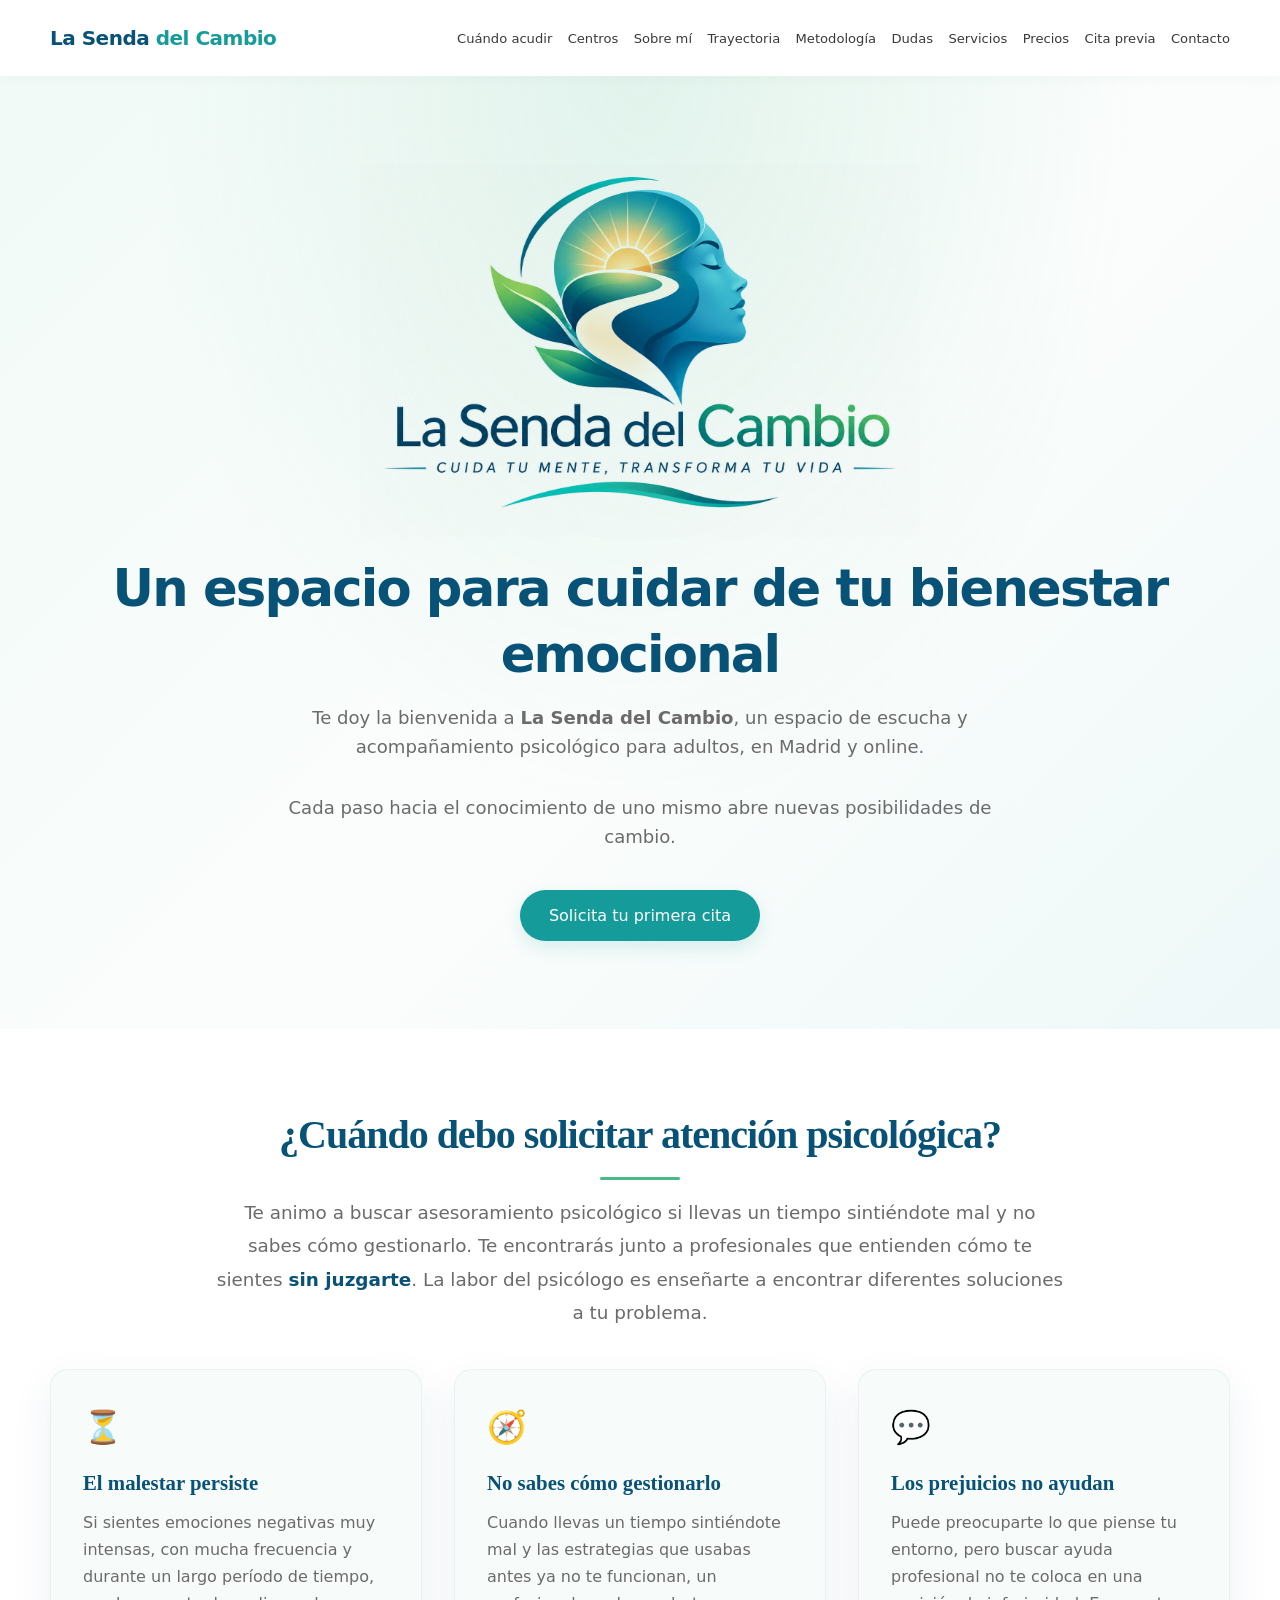
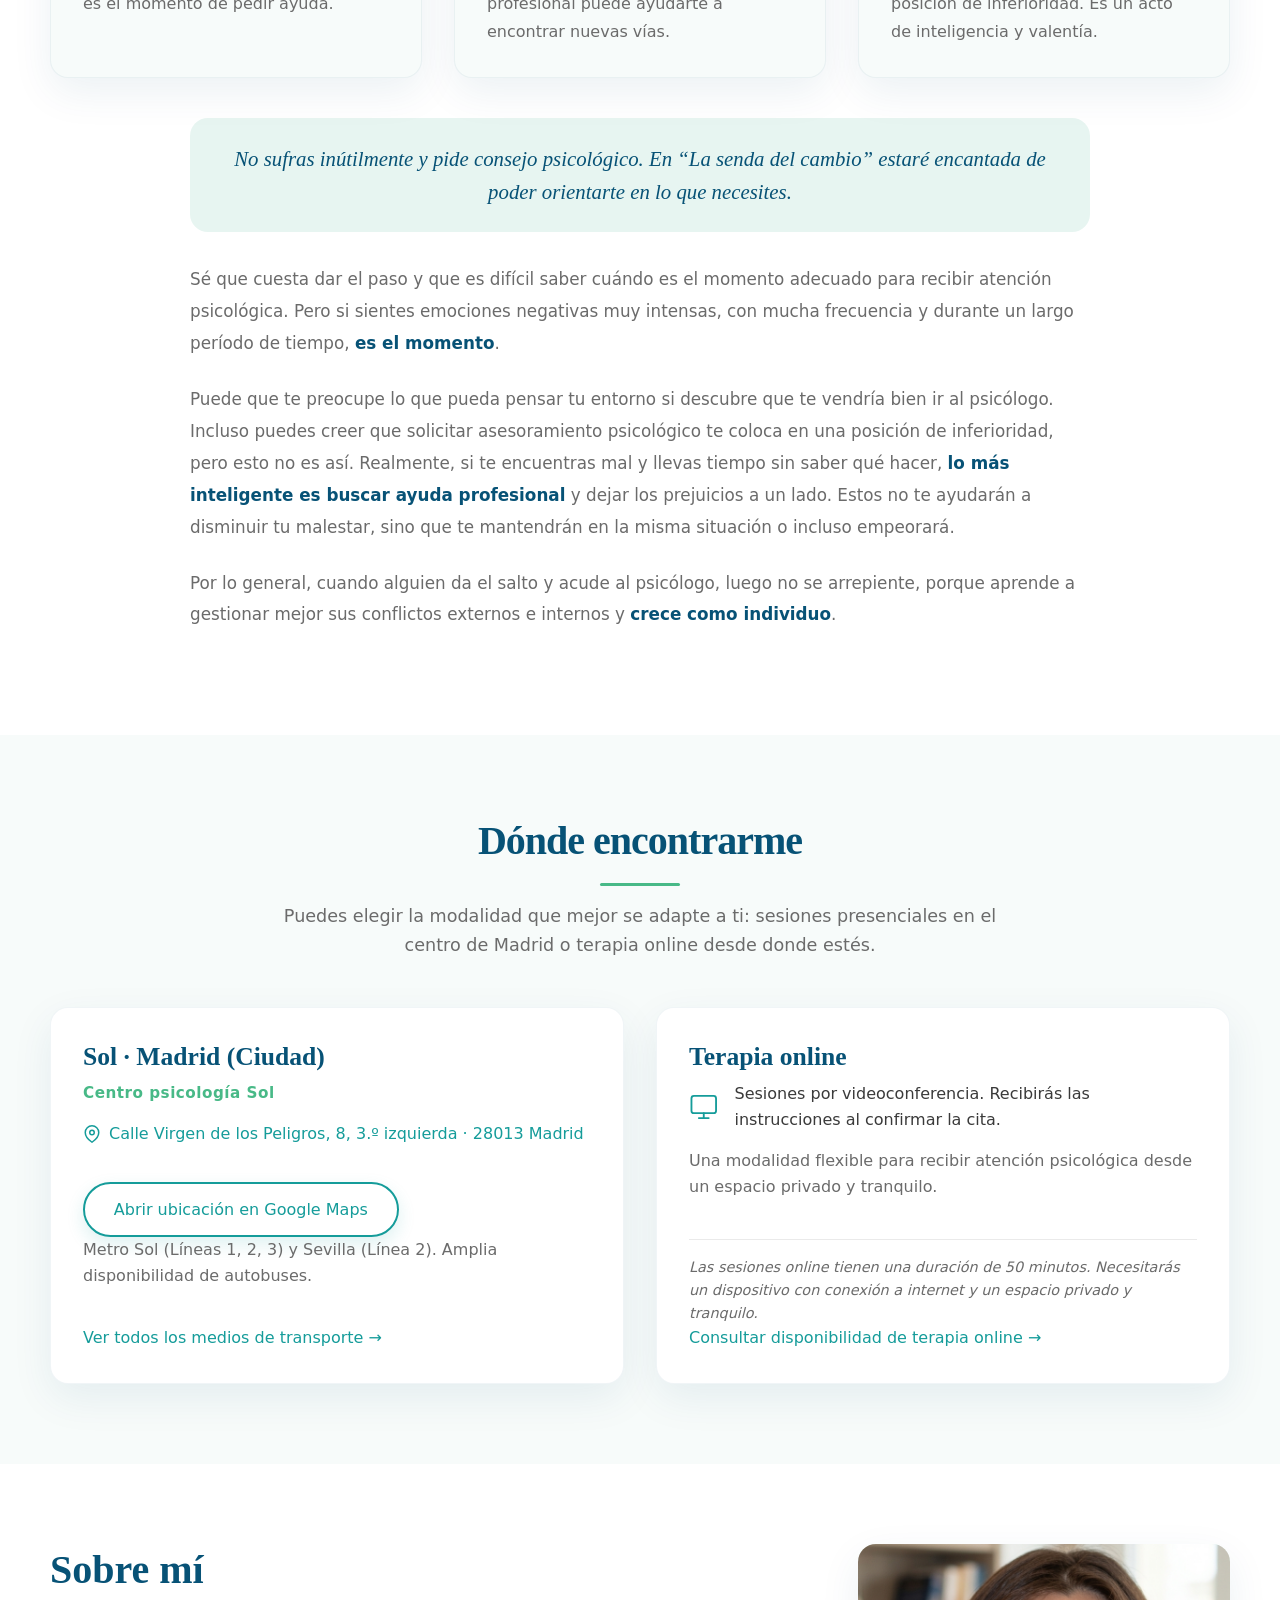
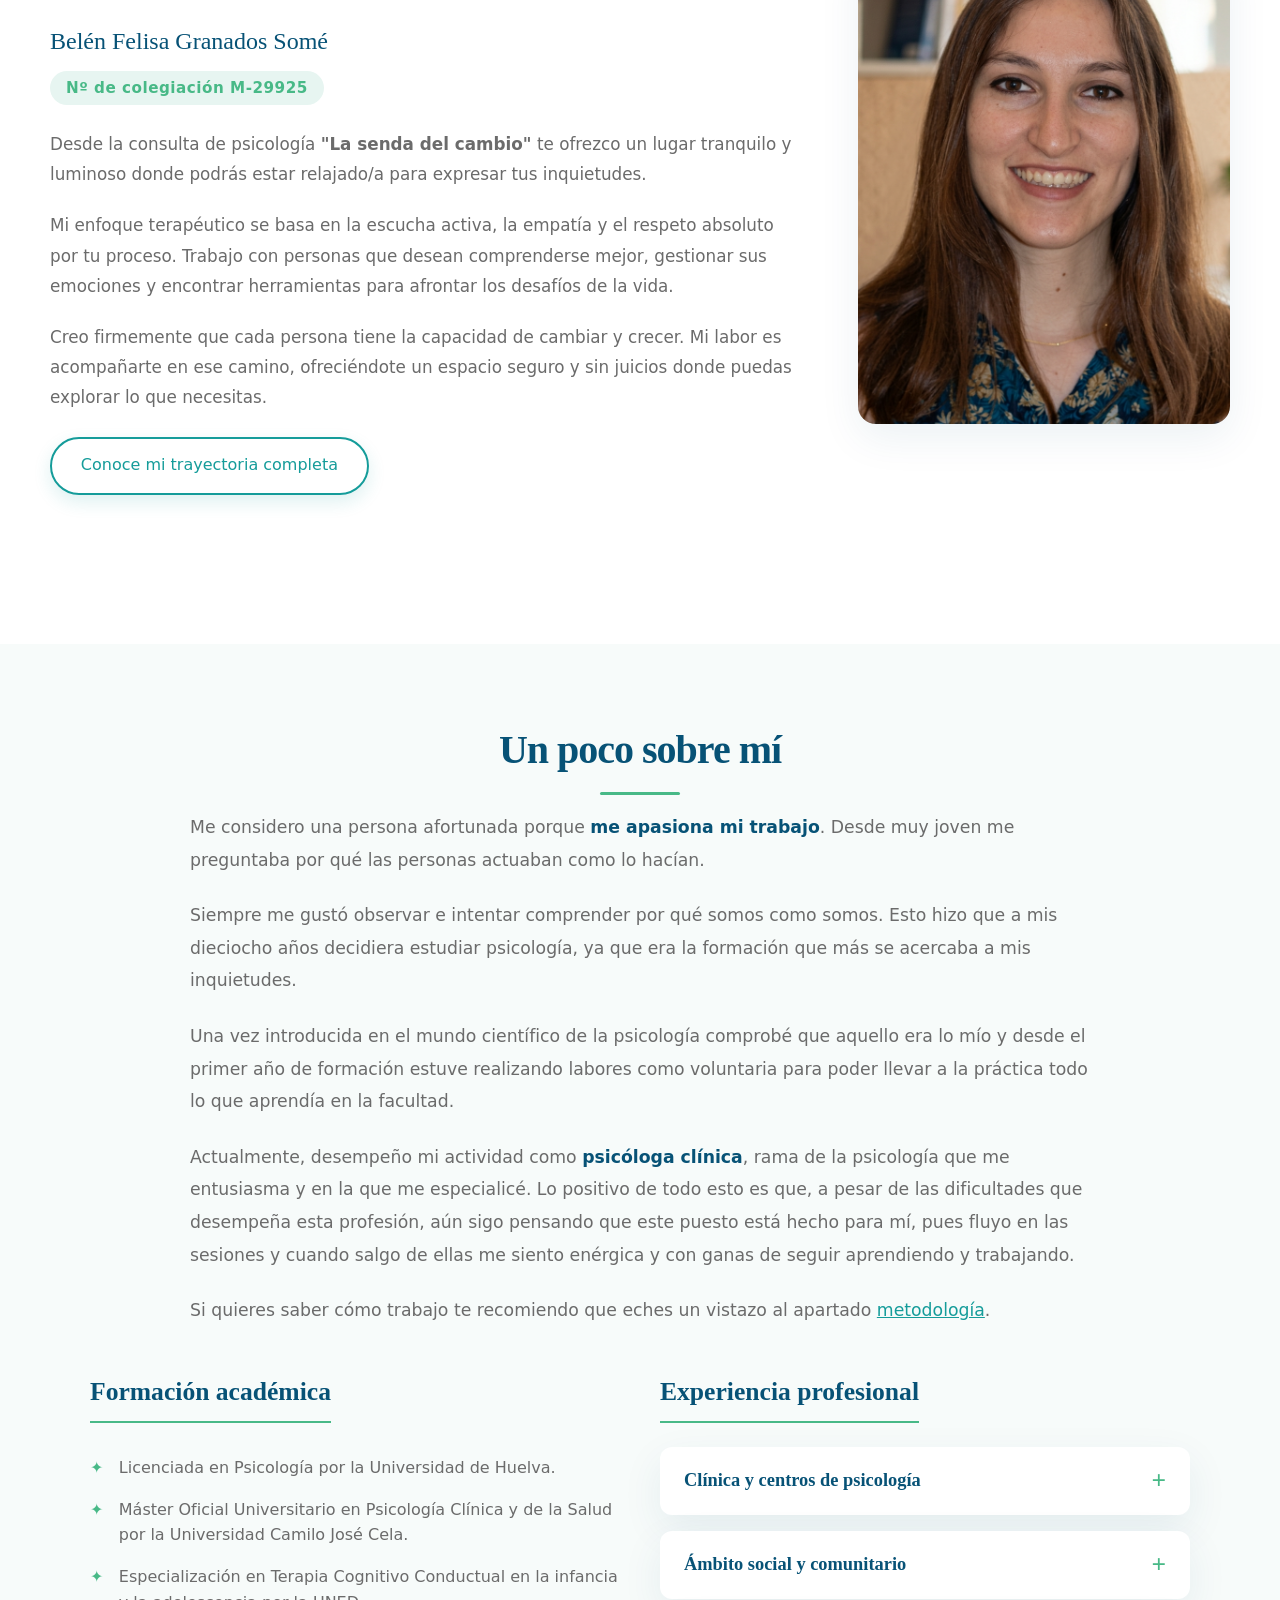
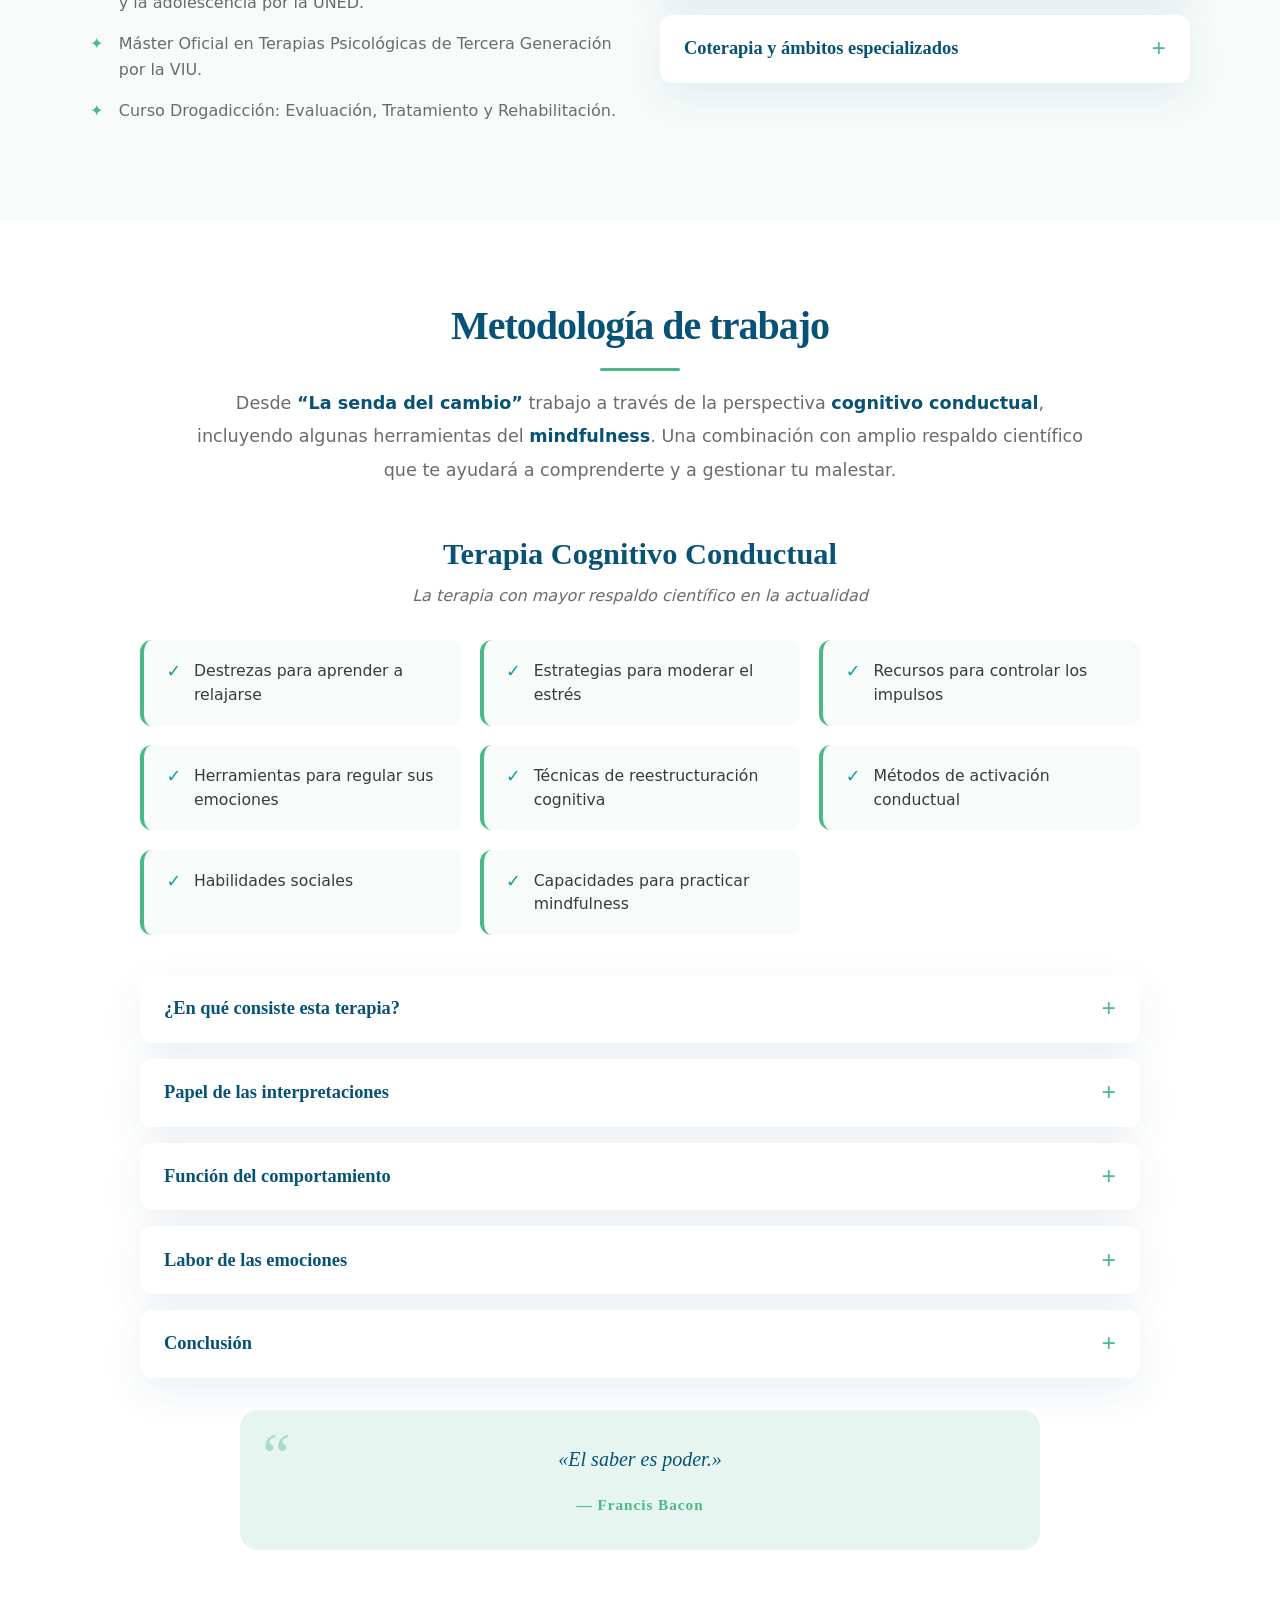
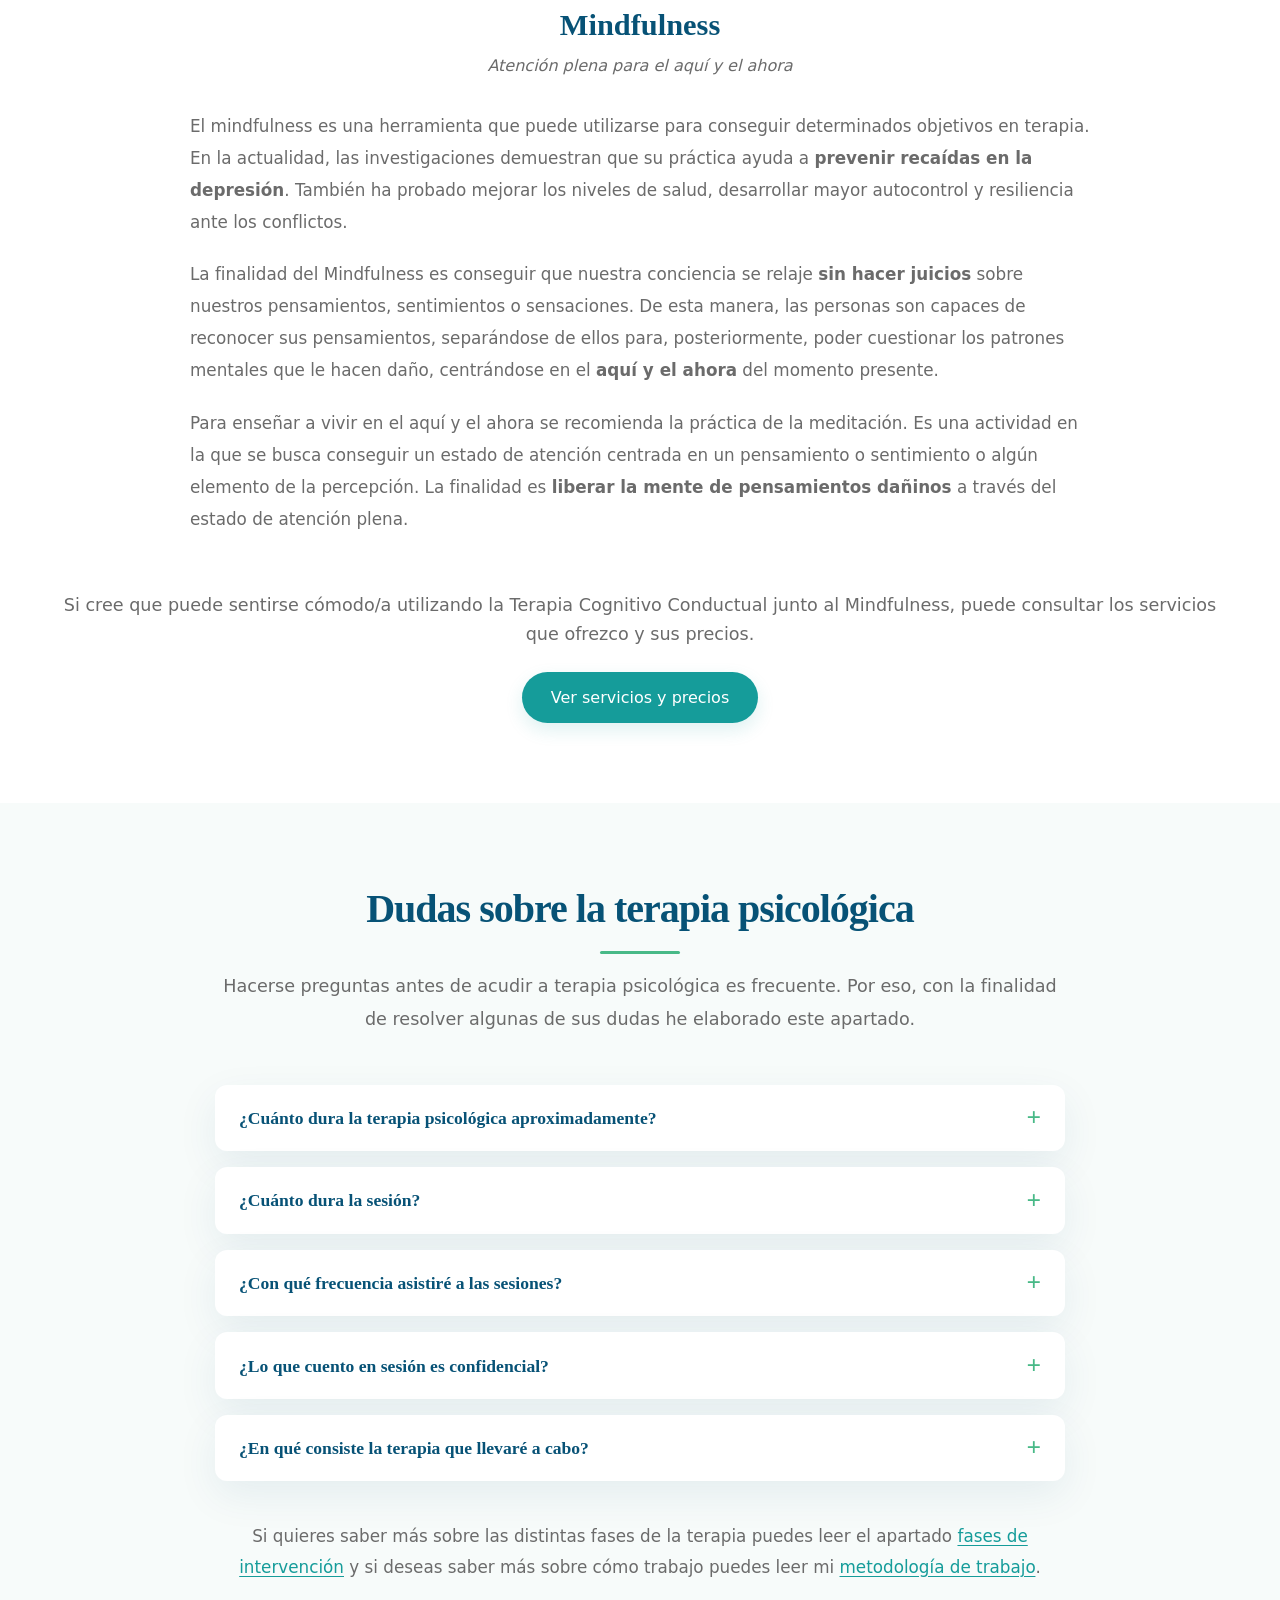
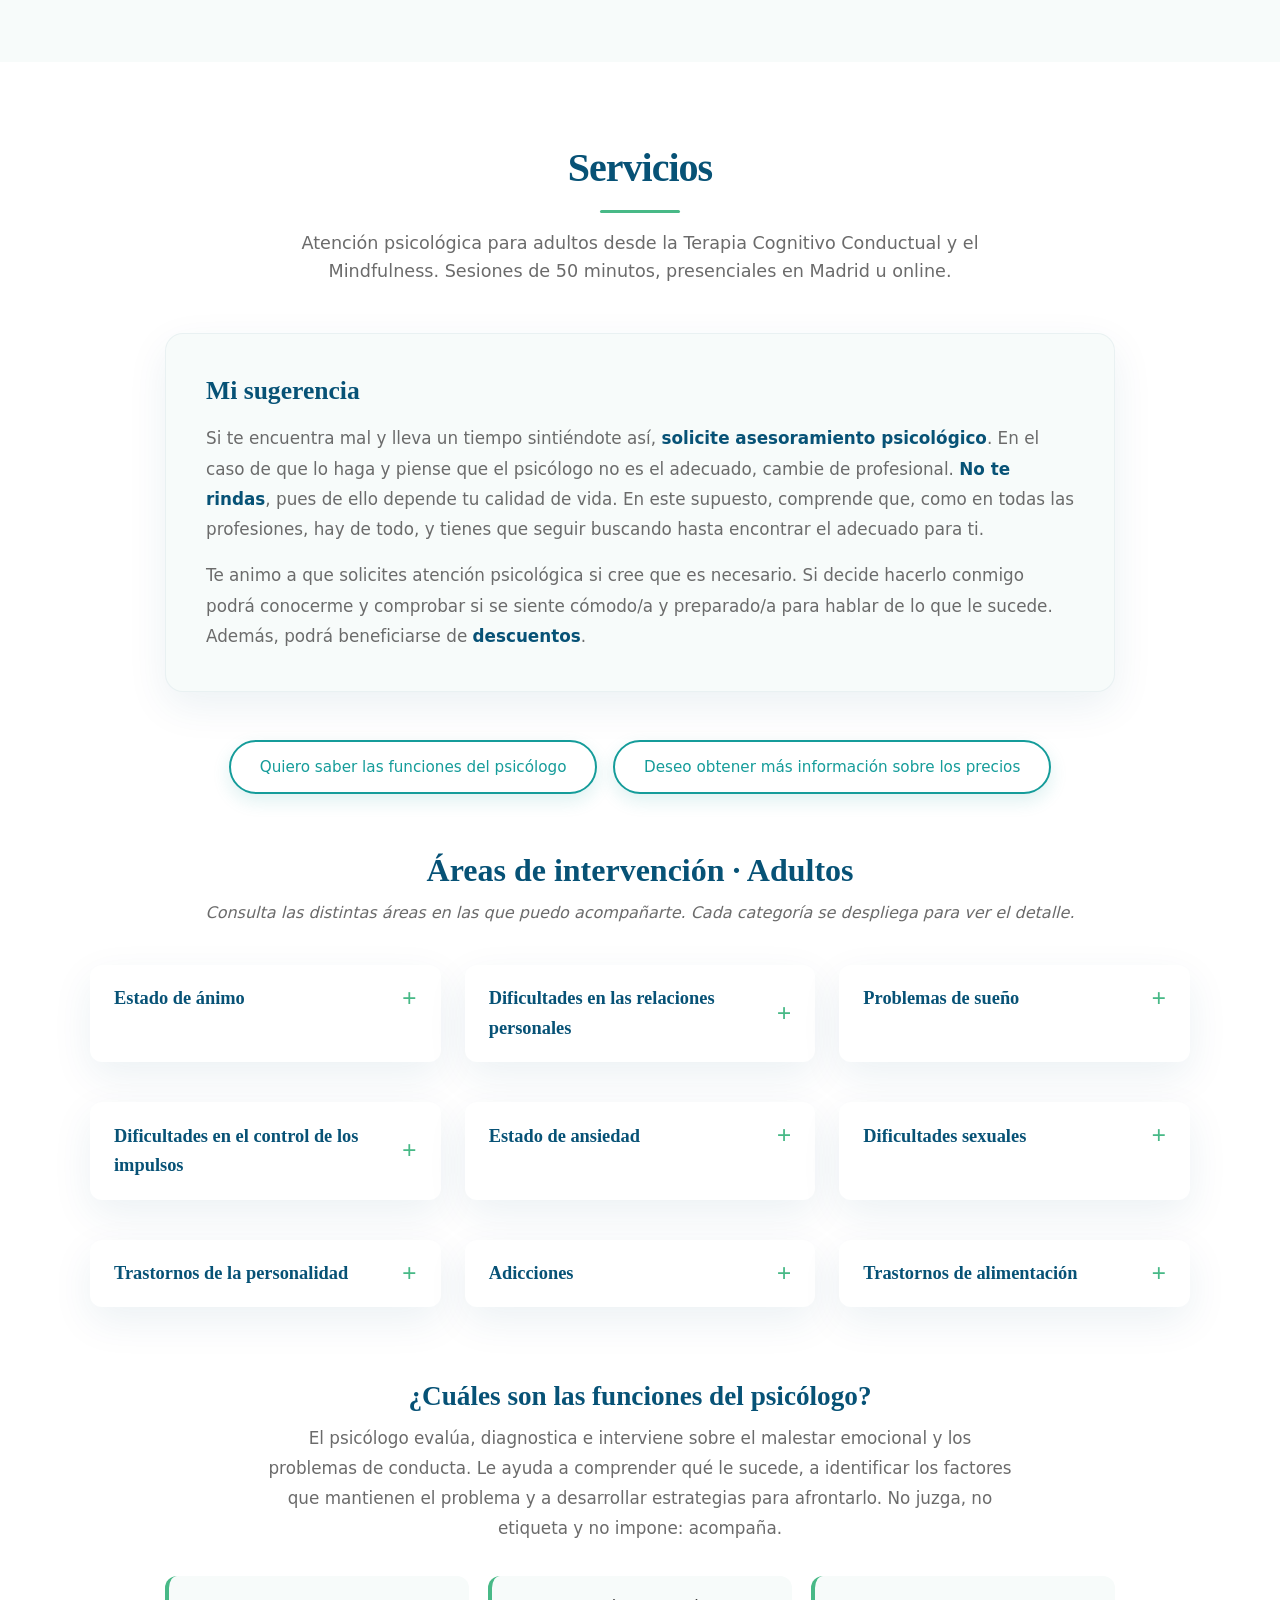
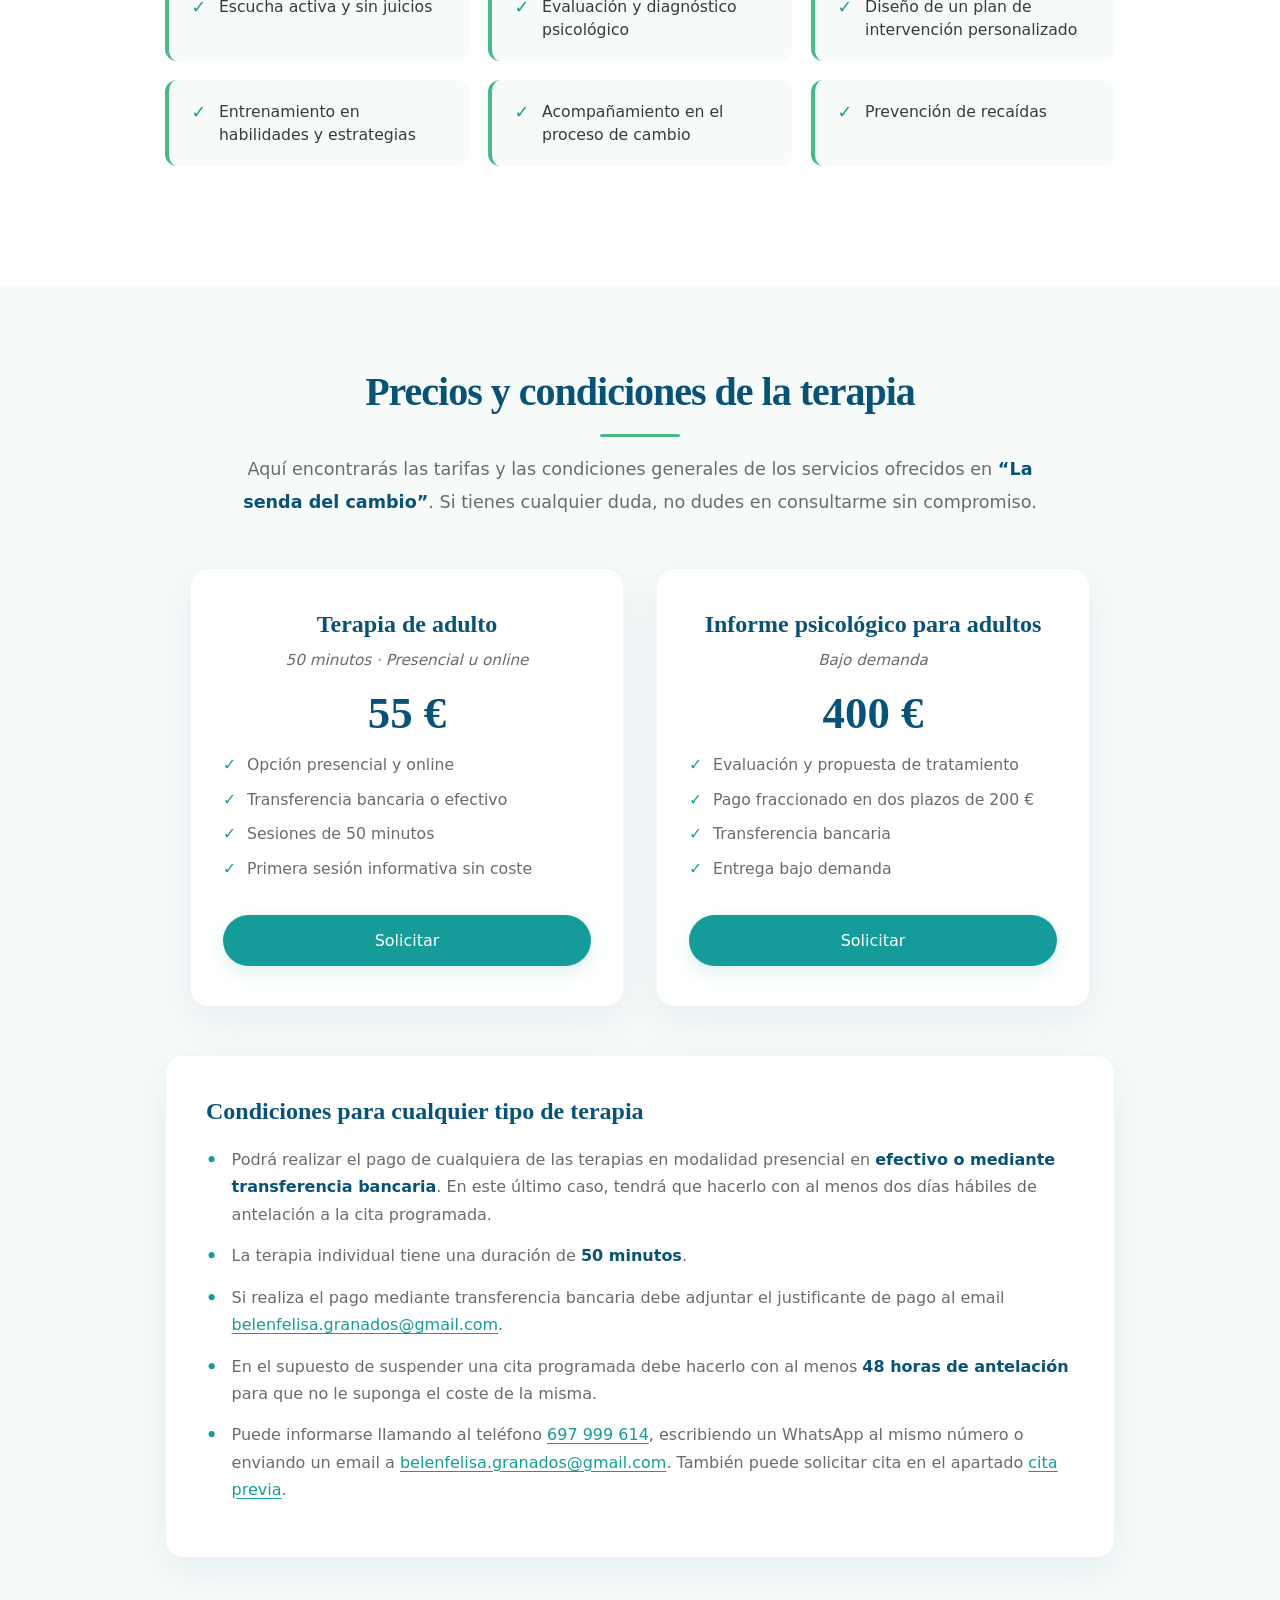
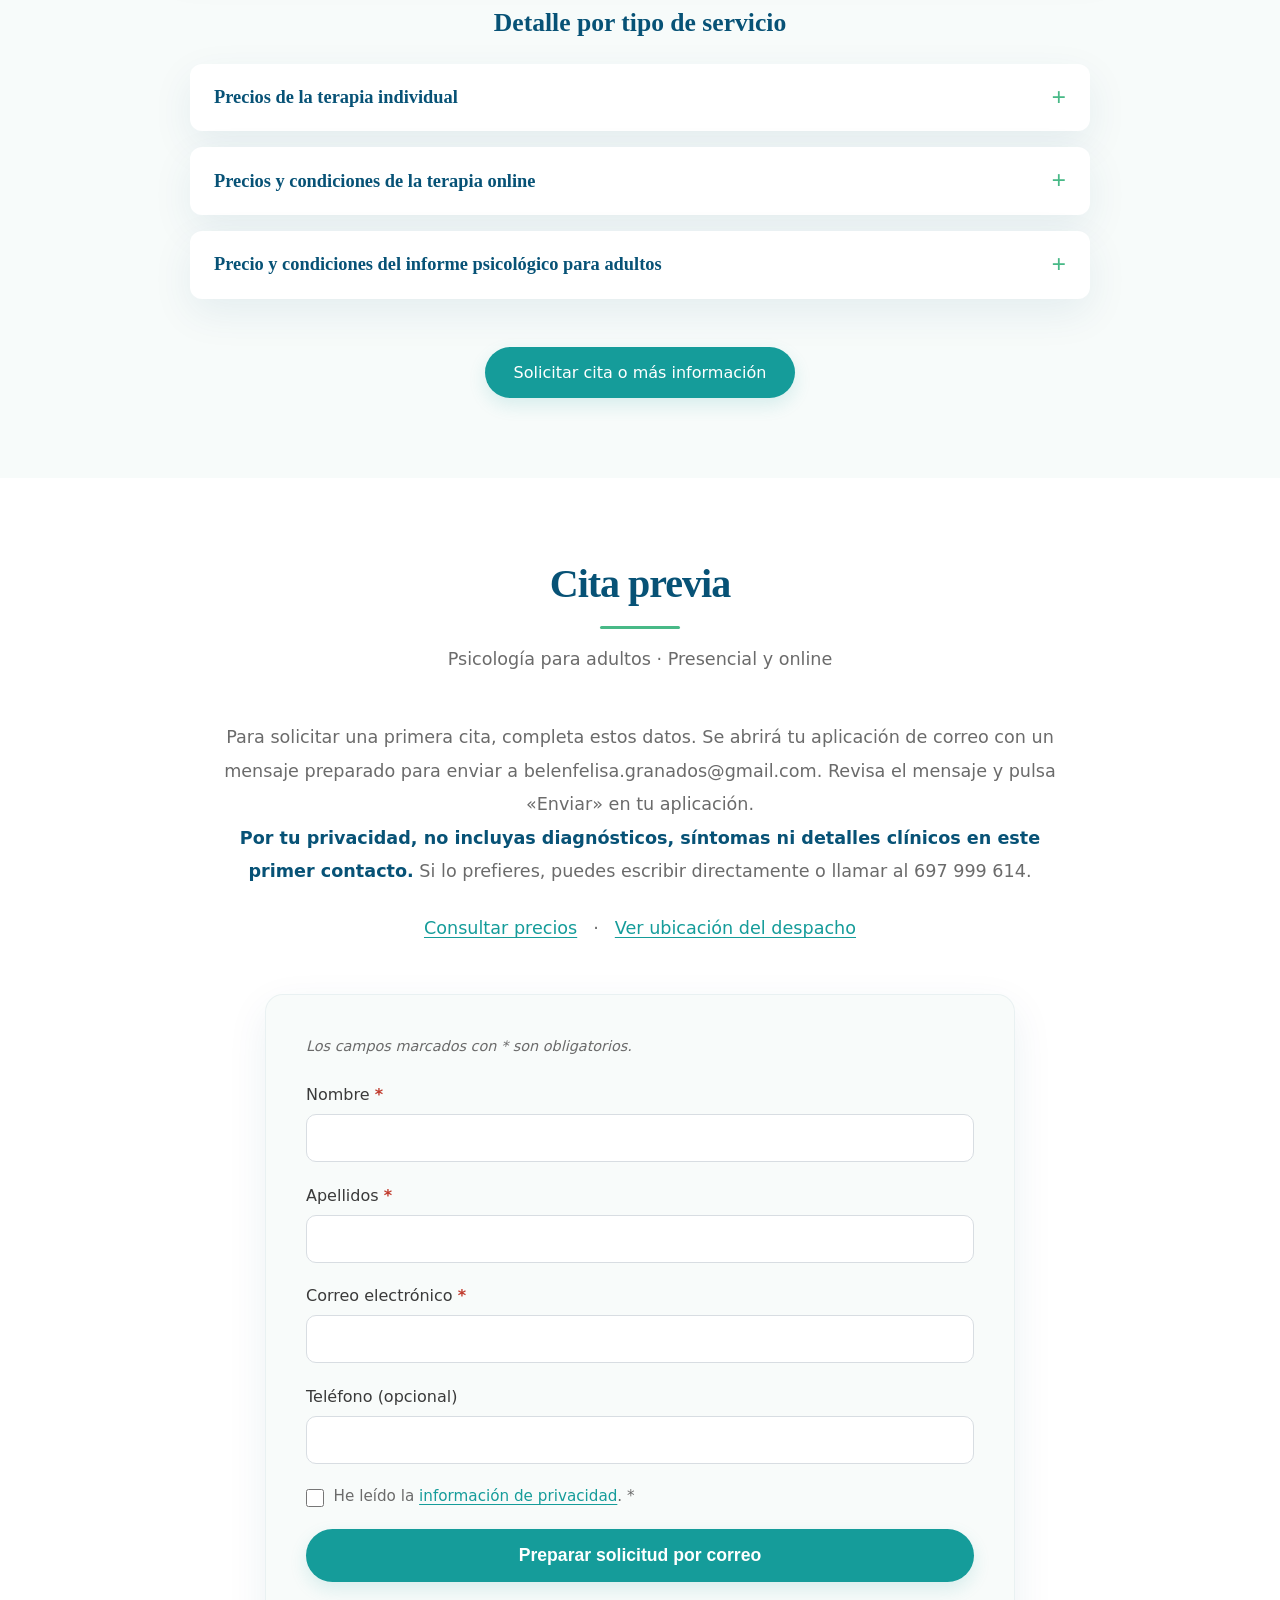
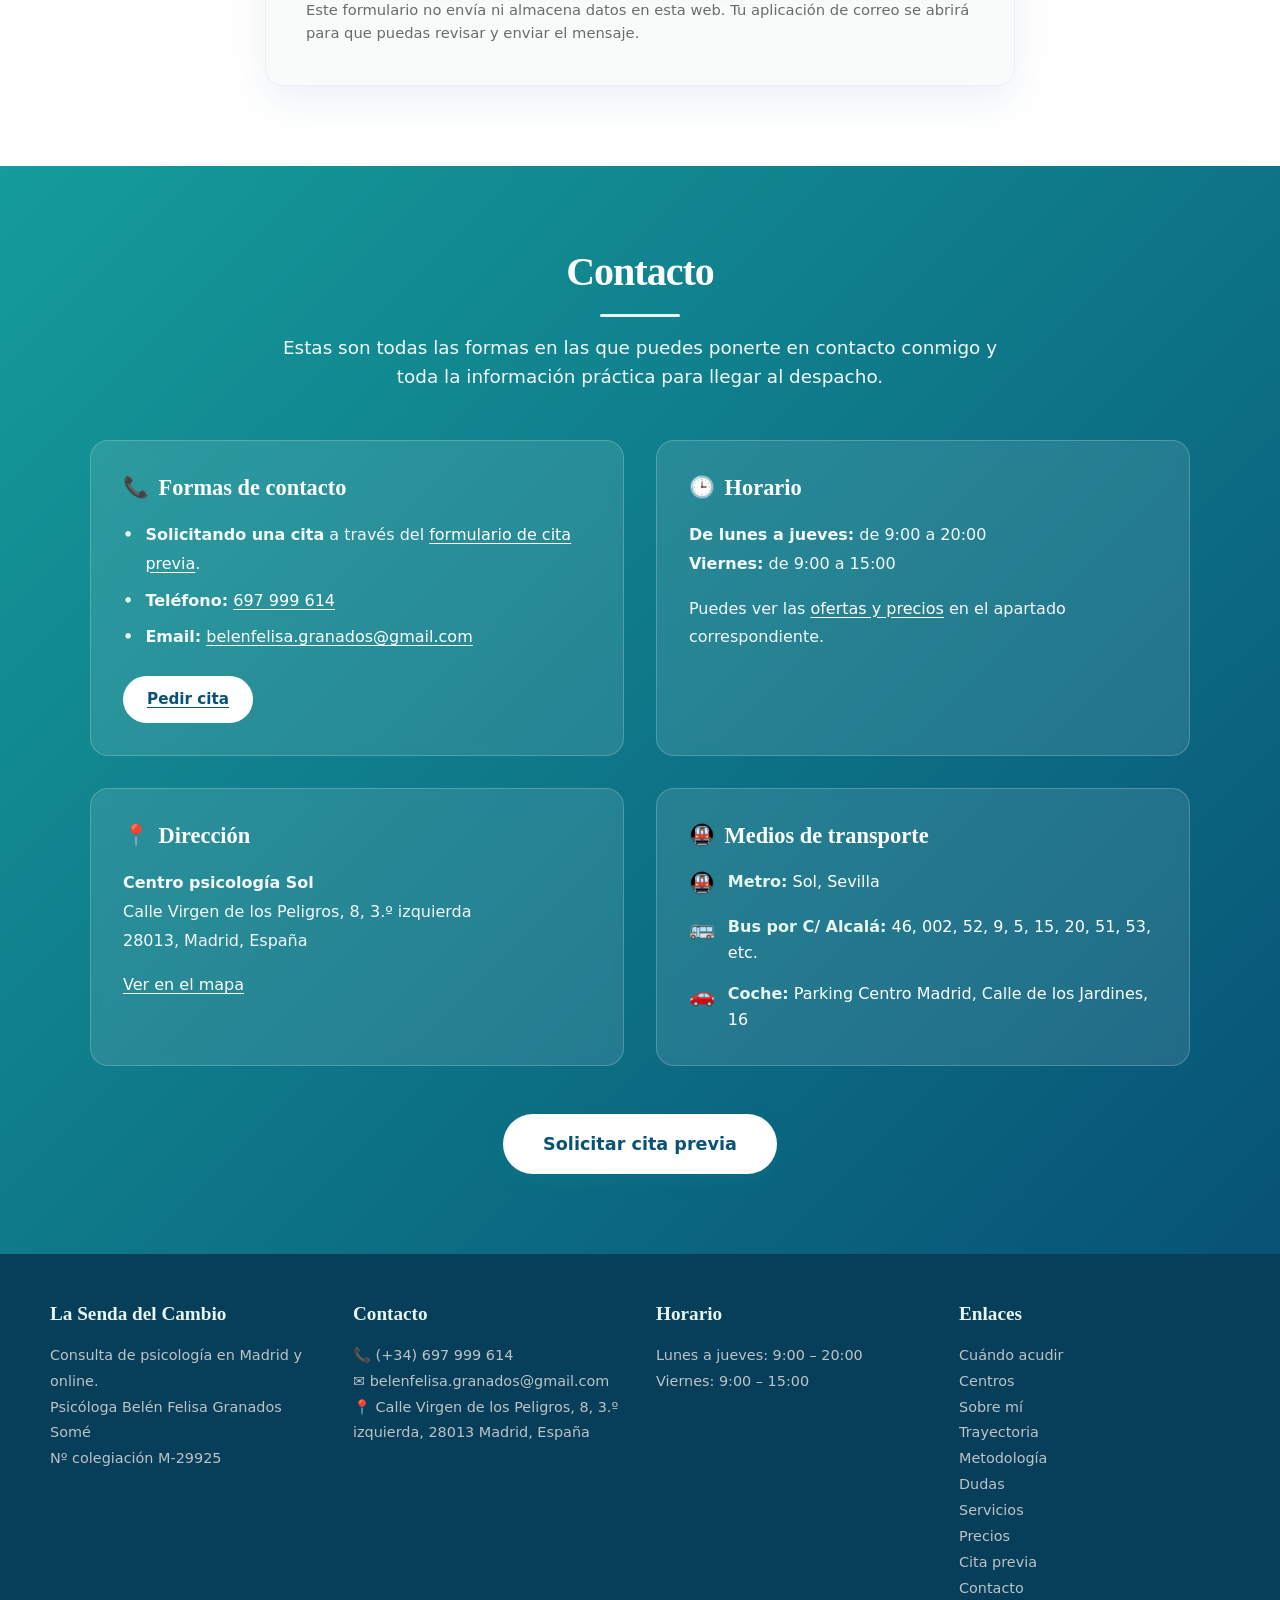
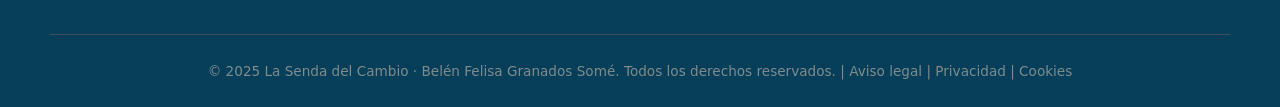
<file: index.html>
<!DOCTYPE html>
<html lang="es">
<head>
    <meta charset="UTF-8">
    <meta name="viewport" content="width=device-width, initial-scale=1.0">
    <title>La Senda del Cambio | Psicología en Madrid y online</title>
    <meta name="theme-color" content="#075276">
    <meta name="description" content="Atención psicológica para adultos en Madrid y online. Belén Felisa Granados Somé. Terapia Cognitivo-Conductual y Mindfulness. Consulta información y solicita una primera cita.">
    <meta name="robots" content="index,follow">
    <meta property="og:type" content="website">
    <meta property="og:title" content="La Senda del Cambio | Psicología para adultos">
    <meta property="og:description" content="Un espacio para cuidar de tu bienestar emocional. Atención psicológica para adultos en Madrid y online.">
    <meta property="og:image" content="img/logo-la-senda-del-cambio.png">
    <meta name="twitter:card" content="summary_large_image">
    <link rel="stylesheet" href="css/styles.css">
</head>
<body>

    <a class="skip-link" href="#contenido">Saltar al contenido</a>

    <!-- HEADER -->
    <header>
        <div class="container header-content">
            <div class="logo">La Senda <span>del Cambio</span></div>
            <button class="menu-toggle" type="button" aria-controls="main-navigation" aria-expanded="false">☰ <span>Menú</span></button>
            <nav id="main-navigation" aria-label="Navegación principal">
                <ul>
                    <li><a href="#cuando">Cuándo acudir</a></li>
                    <li><a href="#centros">Centros</a></li>
                    <li><a href="#sobre-mi">Sobre mí</a></li>
                    <li><a href="#trayectoria">Trayectoria</a></li>
                    <li><a href="#metodologia">Metodología</a></li>
                    <li><a href="#dudas">Dudas</a></li>
                    <li><a href="#servicios">Servicios</a></li>
                    <li><a href="#precios">Precios</a></li>
                    <li><a href="#cita">Cita previa</a></li>
                    <li><a href="#contacto">Contacto</a></li>
                </ul>
            </nav>
        </div>
    </header>

    <main id="contenido">
    <!-- HERO -->
    <section class="hero">
        <div class="container">
            <img class="hero-brand" src="img/logo-la-senda-del-cambio.png" alt="La Senda del Cambio — Cuida tu mente, transforma tu vida" width="1536" height="1024" fetchpriority="high">
            <h1>Un espacio para cuidar de tu bienestar emocional</h1>
            <p>Te doy la bienvenida a <strong>La Senda del Cambio</strong>, un espacio de escucha y acompañamiento psicológico para adultos, en Madrid y online.</p>
            <p class="hero-lead">Cada paso hacia el conocimiento de uno mismo abre nuevas posibilidades de cambio.</p>
            <a href="#cita" class="btn">Solicita tu primera cita</a>
        </div>
    </section>

    <!-- CUÁNDO RECIBIR ATENCIÓN PSICOLÓGICA -->
    <section id="cuando" class="cuando-atencion">
        <div class="container">
            <h2 class="section-title">¿Cuándo debo solicitar atención psicológica?</h2>
            <p class="intro">
                Te animo a buscar asesoramiento psicológico si llevas un tiempo sintiéndote mal y no sabes cómo gestionarlo. Te encontrarás junto a profesionales que entienden cómo te sientes <strong>sin juzgarte</strong>. La labor del psicólogo es enseñarte a encontrar diferentes soluciones a tu problema.
            </p>
            <div class="cuando-grid">
                <div class="cuando-item">
                    <span class="icono">⏳</span>
                    <h3>El malestar persiste</h3>
                    <p>Si sientes emociones negativas muy intensas, con mucha frecuencia y durante un largo período de tiempo, es el momento de pedir ayuda.</p>
                </div>
                <div class="cuando-item">
                    <span class="icono">🧭</span>
                    <h3>No sabes cómo gestionarlo</h3>
                    <p>Cuando llevas un tiempo sintiéndote mal y las estrategias que usabas antes ya no te funcionan, un profesional puede ayudarte a encontrar nuevas vías.</p>
                </div>
                <div class="cuando-item">
                    <span class="icono">💬</span>
                    <h3>Los prejuicios no ayudan</h3>
                    <p>Puede preocuparte lo que piense tu entorno, pero buscar ayuda profesional no te coloca en una posición de inferioridad. Es un acto de inteligencia y valentía.</p>
                </div>
            </div>
            <div class="cuando-texto-largo">
                <p class="destacado">No sufras inútilmente y pide consejo psicológico. En “La senda del cambio” estaré encantada de poder orientarte en lo que necesites.</p>
                <p>Sé que cuesta dar el paso y que es difícil saber cuándo es el momento adecuado para recibir atención psicológica. Pero si sientes emociones negativas muy intensas, con mucha frecuencia y durante un largo período de tiempo, <strong>es el momento</strong>.</p>
                <p>Puede que te preocupe lo que pueda pensar tu entorno si descubre que te vendría bien ir al psicólogo. Incluso puedes creer que solicitar asesoramiento psicológico te coloca en una posición de inferioridad, pero esto no es así. Realmente, si te encuentras mal y llevas tiempo sin saber qué hacer, <strong>lo más inteligente es buscar ayuda profesional</strong> y dejar los prejuicios a un lado. Estos no te ayudarán a disminuir tu malestar, sino que te mantendrán en la misma situación o incluso empeorará.</p>
                <p>Por lo general, cuando alguien da el salto y acude al psicólogo, luego no se arrepiente, porque aprende a gestionar mejor sus conflictos externos e internos y <strong>crece como individuo</strong>.</p>
            </div>
        </div>
    </section>

    <!-- CENTROS -->
    <section id="centros" class="centros">
        <div class="container">
            <h2 class="section-title">Dónde encontrarme</h2>
            <p class="section-subtitle">Puedes elegir la modalidad que mejor se adapte a ti: sesiones presenciales en el centro de Madrid o terapia online desde donde estés.</p>
            <div class="centros-grid">
                <div class="centro-card">
                    <h3>Sol · Madrid (Ciudad)</h3>
                    <p class="subtitulo-centro">Centro psicología Sol</p>
                    <p class="ubicacion">
                        <svg width="18" height="18" viewBox="0 0 24 24" fill="none" stroke="currentColor" stroke-width="2" stroke-linecap="round" stroke-linejoin="round"><path d="M21 10c0 7-9 13-9 13s-9-6-9-13a9 9 0 0 1 18 0z"></path><circle cx="12" cy="10" r="3"></circle></svg>
                        Calle Virgen de los Peligros, 8, 3.º izquierda · 28013 Madrid
                    </p>
                    <p class="mapa-enlace"><a class="btn btn-outline" href="https://www.google.com/maps/search/?api=1&query=Calle+Virgen+de+los+Peligros+8+Madrid" target="_blank" rel="noopener noreferrer">Abrir ubicación en Google Maps</a></p>
                    <p class="direccion">Metro Sol (Líneas 1, 2, 3) y Sevilla (Línea 2). Amplia disponibilidad de autobuses.</p>
                    <a href="#contacto" class="link-more">Ver todos los medios de transporte →</a>
                </div>
                <div class="centro-card">
                    <h3>Terapia online</h3>
                    <div class="online-icon">
                        <svg viewBox="0 0 24 24" fill="none" stroke="currentColor" stroke-width="1.5" stroke-linecap="round" stroke-linejoin="round">
                            <rect x="2" y="3" width="20" height="14" rx="2" ry="2"></rect>
                            <line x1="8" y1="21" x2="16" y2="21"></line>
                            <line x1="12" y1="17" x2="12" y2="21"></line>
                        </svg>
                        <span>Sesiones por videoconferencia. Recibirás las instrucciones al confirmar la cita.</span>
                    </div>
                    <p class="direccion">Una modalidad flexible para recibir atención psicológica desde un espacio privado y tranquilo.</p>
                    <p class="nota">Las sesiones online tienen una duración de 50 minutos. Necesitarás un dispositivo con conexión a internet y un espacio privado y tranquilo.</p>
                    <a href="#cita" class="link-more">Consultar disponibilidad de terapia online →</a>
                </div>
            </div>
        </div>
    </section>

    <!-- SOBRE MÍ (RESUMEN) -->
    <section id="sobre-mi" class="sobre-mi">
        <div class="container">
            <div class="sobre-mi-content">
                <div class="sobre-mi-texto">
                    <h2>Sobre mí</h2>
                    <p class="nombre-psicologa">Belén Felisa Granados Somé</p>
                    <span class="colegiacion">Nº de colegiación M-29925</span>
                    <p>Desde la consulta de psicología <strong>"La senda del cambio"</strong> te ofrezco un lugar tranquilo y luminoso donde podrás estar relajado/a para expresar tus inquietudes.</p>
                    <p>Mi enfoque terapéutico se basa en la escucha activa, la empatía y el respeto absoluto por tu proceso. Trabajo con personas que desean comprenderse mejor, gestionar sus emociones y encontrar herramientas para afrontar los desafíos de la vida.</p>
                    <p>Creo firmemente que cada persona tiene la capacidad de cambiar y crecer. Mi labor es acompañarte en ese camino, ofreciéndote un espacio seguro y sin juicios donde puedas explorar lo que necesitas.</p>
                    <p style="margin-top:1.5rem;"><a href="#trayectoria" class="btn btn-outline">Conoce mi trayectoria completa</a></p>
                </div>
                <div class="sobre-mi-imagen">
                    <img src="img/belen-felisa-granados.jpg" alt="Fotografía profesional de Belén Felisa Granados Somé" loading="lazy" decoding="async">
                </div>
            </div>
        </div>
    </section>

    <!-- TRAYECTORIA -->
    <section id="trayectoria" class="trayectoria">
        <div class="container">
            <h2 class="section-title">Un poco sobre mí</h2>
            <div class="intro-bio">
                <p>Me considero una persona afortunada porque <strong>me apasiona mi trabajo</strong>. Desde muy joven me preguntaba por qué las personas actuaban como lo hacían.</p>
                <p>Siempre me gustó observar e intentar comprender por qué somos como somos. Esto hizo que a mis dieciocho años decidiera estudiar psicología, ya que era la formación que más se acercaba a mis inquietudes.</p>
                <p>Una vez introducida en el mundo científico de la psicología comprobé que aquello era lo mío y desde el primer año de formación estuve realizando labores como voluntaria para poder llevar a la práctica todo lo que aprendía en la facultad.</p>
                <p>Actualmente, desempeño mi actividad como <strong>psicóloga clínica</strong>, rama de la psicología que me entusiasma y en la que me especialicé. Lo positivo de todo esto es que, a pesar de las dificultades que desempeña esta profesión, aún sigo pensando que este puesto está hecho para mí, pues fluyo en las sesiones y cuando salgo de ellas me siento enérgica y con ganas de seguir aprendiendo y trabajando.</p>
                <p>Si quieres saber cómo trabajo te recomiendo que eches un vistazo al apartado <a href="#metodologia" style="color:var(--color-primary); text-decoration:underline;">metodología</a>.</p>
            </div>

            <div class="trayectoria-grid">
                <div class="trayectoria-col">
                    <h3>Formación académica</h3>
                    <ul>
                        <li>Licenciada en Psicología por la Universidad de Huelva.</li>
                        <li>Máster Oficial Universitario en Psicología Clínica y de la Salud por la Universidad Camilo José Cela.</li>
                        <li>Especialización en Terapia Cognitivo Conductual en la infancia y la adolescencia por la UNED.</li>
                        <li>Máster Oficial en Terapias Psicológicas de Tercera Generación por la VIU.</li>
                        <li>Curso Drogadicción: Evaluación, Tratamiento y Rehabilitación.</li>
                    </ul>
                </div>
                <div class="trayectoria-col">
                    <h3>Experiencia profesional</h3>
                    <details class="acordeon">
                        <summary>Clínica y centros de psicología</summary>
                        <div class="acordeon-content">
                            <ul>
                                <li>Psicóloga de adultos e infantojuvenil en Clínica Valdelasfuentes.</li>
                                <li>Psicóloga de adultos e infantojuvenil en centro de psicología “Despertares”.</li>
                                <li>Psicóloga de adultos e infantojuvenil en centro de psicología “Psiconet”.</li>
                                <li>Psicóloga infantojuvenil y adultos en centro de psicología “Grupo Personaliza”.</li>
                            </ul>
                        </div>
                    </details>
                    <details class="acordeon">
                        <summary>Ámbito social y comunitario</summary>
                        <div class="acordeon-content">
                            <ul>
                                <li>Psicóloga voluntaria en la Fundación ANAR.</li>
                                <li>Psicóloga en el área de la mujer en el Ayuntamiento de Collado Villalba.</li>
                                <li>Psicóloga en la Unidad de Psicooncología en el Hospital Puerta del Hierro.</li>
                            </ul>
                        </div>
                    </details>
                    <details class="acordeon">
                        <summary>Coterapia y ámbitos especializados</summary>
                        <div class="acordeon-content">
                            <ul>
                                <li>Coterapia en Vitalia (Centro de día para mayores).</li>
                                <li>Coterapia en sesiones de musicoterapia con niños diagnosticados de TEA en la Universidad de Huelva.</li>
                                <li>Coterapia en centro de neuropsicología y rehabilitación “Seren”.</li>
                                <li>Coterapia en centro de psicología y sexología “Instituto de Salud Vidacer”.</li>
                            </ul>
                        </div>
                    </details>
                </div>
            </div>
        </div>
    </section>

    <!-- METODOLOGÍA -->
    <section id="metodologia" class="metodologia">
        <div class="container">
            <h2 class="section-title">Metodología de trabajo</h2>
            <p class="intro-metodo">
                Desde <strong>“La senda del cambio”</strong> trabajo a través de la perspectiva <strong>cognitivo conductual</strong>, incluyendo algunas herramientas del <strong>mindfulness</strong>. Una combinación con amplio respaldo científico que te ayudará a comprenderte y a gestionar tu malestar.
            </p>

            <div class="metodo-bloque">
                <h3 class="bloque-titulo">Terapia Cognitivo Conductual</h3>
                <p class="bloque-sub">La terapia con mayor respaldo científico en la actualidad</p>

                <div class="tecnicas-grid">
                    <div class="tecnica-item"><span class="check">✓</span><span class="texto">Destrezas para aprender a relajarse</span></div>
                    <div class="tecnica-item"><span class="check">✓</span><span class="texto">Estrategias para moderar el estrés</span></div>
                    <div class="tecnica-item"><span class="check">✓</span><span class="texto">Recursos para controlar los impulsos</span></div>
                    <div class="tecnica-item"><span class="check">✓</span><span class="texto">Herramientas para regular sus emociones</span></div>
                    <div class="tecnica-item"><span class="check">✓</span><span class="texto">Técnicas de reestructuración cognitiva</span></div>
                    <div class="tecnica-item"><span class="check">✓</span><span class="texto">Métodos de activación conductual</span></div>
                    <div class="tecnica-item"><span class="check">✓</span><span class="texto">Habilidades sociales</span></div>
                    <div class="tecnica-item"><span class="check">✓</span><span class="texto">Capacidades para practicar mindfulness</span></div>
                </div>

                <details class="acordeon">
                    <summary>¿En qué consiste esta terapia?</summary>
                    <div class="acordeon-content">
                        <p style="margin-bottom:1rem;">Actualmente, la Terapia Cognitivo Conductual ha demostrado ser la más efectiva de las terapias basadas en la evidencia científica. Es decir, numerosos estudios han demostrado que las personas mejoran gracias al tratamiento y no por otros motivos. Por eso, se han elaborado guías de tratamiento como la división 12 de la APA o las Guías de Práctica Clínica del Sistema Nacional de Salud que la avalan.</p>
                        <p>La Terapia Cognitivo Conductual le ayudará a entender cómo piensa sobre sí mismo, los demás y el mundo en general y qué implica pensar de ese modo. También le permitirá comprender por qué se comporta cómo lo hace y cómo influye esto en su vida. El objetivo es <strong>enseñarle a identificar y cambiar los pensamientos y comportamientos que le generan malestar</strong> para empezar a sentirse mejor.</p>
                    </div>
                </details>

                <details class="acordeon">
                    <summary>Papel de las interpretaciones</summary>
                    <div class="acordeon-content">
                        <p style="margin-bottom:1rem;">La Terapia Cognitivo Conductual opina que las interpretaciones que hacemos de lo que nos sucede nos llevan a sentir y actuar de un modo determinado.</p>
                        <p style="margin-bottom:1rem;">Por ejemplo, imagina que un amigo suspende la cita que tenía prevista con nosotros. Este nos dice que no puede asistir porque le ha surgido un imprevisto urgente. Ante esta situación hay varias interpretaciones posibles:</p>
                        <ul>
                            <li>Si pensamos que lo que nos dice es verdad, probablemente nuestra molestia será menor y seguramente querremos organizar otro encuentro.</li>
                            <li>En cambio, si pensamos que nos está mintiendo y que tan solo pone excusas, posiblemente nos sintamos enfadados y/o tristes y reaccionemos negativamente mostrándonos reacios a quedar en otra ocasión.</li>
                        </ul>
                        <p>Por esto, ante una misma situación, podríamos actuar y sentir de un modo distinto en función de lo que interpretemos.</p>
                    </div>
                </details>

                <details class="acordeon">
                    <summary>Función del comportamiento</summary>
                    <div class="acordeon-content">
                        <p style="margin-bottom:1rem;">Esta terapia defiende la idea de que nuestro comportamiento influye en nuestra forma de pensar y sentir. Siguiendo con el ejemplo anterior, si pensamos que ha puesto excusas puede que nos sintamos indignados y que utilicemos un tono de voz inapropiado. Este comportamiento irascible provocará un aumento en nuestro nivel de activación fisiológica. Seguidamente, este incremento implicará un mayor número de pensamientos negativos relacionados con nuestro amigo y un significativo malestar emocional.</p>
                        <p style="margin-bottom:1rem;">No quiero decir que enfadarse sea malo, a veces hay que hacerlo para poner límites y defender nuestros derechos. A lo que me refiero es que, en ocasiones, lo hacemos antes de tiempo sin tener evidencias de ello. Como consecuencia sufrimos malas experiencias que se podrían haber evitado. Uno de los objetivos será <strong>enseñarle a distinguir cuándo es positivo mostrarse enfadado y cuándo no es apropiado</strong>, además de cómo hacerlo.</p>
                    </div>
                </details>

                <details class="acordeon">
                    <summary>Labor de las emociones</summary>
                    <div class="acordeon-content">
                        <p>El malestar emocional también supondrá un mayor número de pensamientos negativos y un comportamiento más descontrolado. Por eso, cuando nos sentimos mal tendemos a ver nuestro pasado, presente y futuro más negativo de lo que fue, es o podrá ser, mostrando una actitud más negativa con nosotros mismos, los demás y el mundo. La Terapia Cognitivo Conductual le ayudará a <strong>centrar su atención en lo que suma en su vida</strong> y, respecto a lo que resta, le enseñará a aceptarlo y enfrentarlo.</p>
                    </div>
                </details>

                <details class="acordeon">
                    <summary>Conclusión</summary>
                    <div class="acordeon-content">
                        <p style="margin-bottom:1rem;">La Terapia Cognitivo Conductual tiene como finalidad enseñarle a entender la relación que existe entre los pensamientos, sentimientos y comportamientos y cómo estos alteran los resultados de lo que sucede. Si comprendemos esto, evitaremos empeorar los acontecimientos que experimentamos y afrontaremos mejor las circunstancias.</p>
                        <p>Como dijo Francis Bacon, <strong>«el saber es poder»</strong>; con esto quiero decir que si nos conocemos a nosotros mismos podremos saber por qué nos afectan determinadas cosas y cómo conseguir que nos afecten menos. El psicólogo le ayudará a conocerse y encontrar las interpretaciones que le ayuden a enfrentar mejor las circunstancias. Para ello, le enseñará determinadas estrategias que tendrá que practicar diariamente tras las sesiones.</p>
                    </div>
                </details>

                <blockquote class="cita-bacon">
                    «El saber es poder.»
                    <span class="autor-cita">— Francis Bacon</span>
                </blockquote>
            </div>

            <div class="metodo-bloque">
                <h3 class="bloque-titulo">Mindfulness</h3>
                <p class="bloque-sub">Atención plena para el aquí y el ahora</p>
                <div style="max-width:900px; margin:0 auto; font-size:1.05rem; color:var(--color-text-light); line-height:1.9;">
                    <p style="margin-bottom:1.3rem;">El mindfulness es una herramienta que puede utilizarse para conseguir determinados objetivos en terapia. En la actualidad, las investigaciones demuestran que su práctica ayuda a <strong>prevenir recaídas en la depresión</strong>. También ha probado mejorar los niveles de salud, desarrollar mayor autocontrol y resiliencia ante los conflictos.</p>
                    <p style="margin-bottom:1.3rem;">La finalidad del Mindfulness es conseguir que nuestra conciencia se relaje <strong>sin hacer juicios</strong> sobre nuestros pensamientos, sentimientos o sensaciones. De esta manera, las personas son capaces de reconocer sus pensamientos, separándose de ellos para, posteriormente, poder cuestionar los patrones mentales que le hacen daño, centrándose en el <strong>aquí y el ahora</strong> del momento presente.</p>
                    <p>Para enseñar a vivir en el aquí y el ahora se recomienda la práctica de la meditación. Es una actividad en la que se busca conseguir un estado de atención centrada en un pensamiento o sentimiento o algún elemento de la percepción. La finalidad es <strong>liberar la mente de pensamientos dañinos</strong> a través del estado de atención plena.</p>
                </div>
            </div>

            <div style="text-align:center; margin-top:2.5rem;">
                <p style="font-size:1.1rem; color:var(--color-text-light); margin-bottom:1.5rem;">Si cree que puede sentirse cómodo/a utilizando la Terapia Cognitivo Conductual junto al Mindfulness, puede consultar los servicios que ofrezco y sus precios.</p>
                <a href="#servicios" class="btn">Ver servicios y precios</a>
            </div>
        </div>
    </section>

    <!-- DUDAS SOBRE LA TERAPIA -->
    <section id="dudas" class="dudas">
        <div class="container">
            <h2 class="section-title">Dudas sobre la terapia psicológica</h2>
            <p class="intro-faq">
                Hacerse preguntas antes de acudir a terapia psicológica es frecuente. Por eso, con la finalidad de resolver algunas de sus dudas he elaborado este apartado.
            </p>

            <div class="faq-lista">
                <details class="acordeon">
                    <summary>¿Cuánto dura la terapia psicológica aproximadamente?</summary>
                    <div class="acordeon-content">
                        <p>La duración de un proceso terapéutico depende de las necesidades, los objetivos acordados y la evolución de cada persona. No es posible establecer de antemano un plazo igual para todos los casos; revisaremos periódicamente el progreso y la conveniencia de continuar.</p>
                        <p>No obstante, el cliente podrá abandonar el tratamiento cuando lo desee.</p>
                    </div>
                </details>

                <details class="acordeon">
                    <summary>¿Cuánto dura la sesión?</summary>
                    <div class="acordeon-content">
                        <p>Las sesiones duran <strong>50 minutos</strong>.</p>
                    </div>
                </details>

                <details class="acordeon">
                    <summary>¿Con qué frecuencia asistiré a las sesiones?</summary>
                    <div class="acordeon-content">
                        <p>Por lo general, para que el tratamiento sea eficaz, al comenzar la terapia se recomienda venir <strong>una vez a la semana</strong>. Posteriormente, al mejorar la sintomatología y no prever una recaída, se empieza a acudir <strong>cada quince días</strong>. Finalmente, asistirá <strong>una vez al mes</strong> hasta recibir el alta.</p>
                        <p>Sin embargo, siempre será el cliente el que decida, en última instancia, con qué frecuencia acudir a las sesiones. Aunque es mi labor como profesional y experta en la materia sugerir una frecuencia en función de las circunstancias que observe.</p>
                    </div>
                </details>

                <details class="acordeon">
                    <summary>¿Lo que cuento en sesión es confidencial?</summary>
                    <div class="acordeon-content">
                        <p>La información compartida durante la atención psicológica se trata de forma confidencial y conforme a las obligaciones legales y deontológicas aplicables. La confidencialidad puede estar sujeta a excepciones previstas por la normativa; estas circunstancias se valorarán caso por caso y se explicarán cuando corresponda.</p>
                    </div>
                </details>

                <details class="acordeon">
                    <summary>¿En qué consiste la terapia que llevaré a cabo?</summary>
                    <div class="acordeon-content">
                        <p>Durante las primeras sesiones te haré preguntas sobre tu vida en general para poder identificar qué te pasa. Después te explicaré qué te está sucediendo y te sugeriré una forma de cambiar la dinámica. En el resto de sesiones me centraré en tu presente teniendo en cuenta los objetivos que nos hemos propuesto juntos.</p>
                        <p>Tras las sesiones tú te llevarás <strong>ejercicios que tendrás que realizar en casa</strong> para poner en práctica lo aprendido. De este modo, cambiarás malos hábitos de comportamientos, pensamientos y sentimientos que te hacen sufrir en exceso.</p>
                        <p>No obstante, no estás obligado a hacer los ejercicios, pero si no los realizas la sintomatología se mantendrá durante más tiempo. Por lo tanto, la recuperación será más lenta y la terapia más larga, corriendo el riesgo de que te desmotive.</p>
                    </div>
                </details>
            </div>

            <p class="faq-cta">
                Si quieres saber más sobre las distintas fases de la terapia puedes leer el apartado <a href="#metodologia">fases de intervención</a> y si deseas saber más sobre cómo trabajo puedes leer mi <a href="#metodologia">metodología de trabajo</a>.
            </p>
        </div>
    </section>

    <!-- SERVICIOS -->
    <section id="servicios" class="servicios">
        <div class="container">
            <h2 class="section-title">Servicios</h2>
            <p class="section-subtitle">Atención psicológica para adultos desde la Terapia Cognitivo Conductual y el Mindfulness. Sesiones de 50 minutos, presenciales en Madrid u online.</p>

            <div class="sugerencia-box">
                <h3>Mi sugerencia</h3>
                <p>Si te encuentra mal y lleva un tiempo sintiéndote así, <strong>solicite asesoramiento psicológico</strong>. En el caso de que lo haga y piense que el psicólogo no es el adecuado, cambie de profesional. <strong>No te rindas</strong>, pues de ello depende tu calidad de vida. En este supuesto, comprende que, como en todas las profesiones, hay de todo, y tienes que seguir buscando hasta encontrar el adecuado para ti.</p>
                <p>Te animo a que solicites atención psicológica si cree que es necesario. Si decide hacerlo conmigo podrá conocerme y comprobar si se siente cómodo/a y preparado/a para hablar de lo que le sucede. Además, podrá beneficiarse de <strong>descuentos</strong>.</p>
            </div>

            <div class="enlaces-rapidos">
                <a href="#funciones-psicologo" class="btn btn-outline">Quiero saber las funciones del psicólogo</a>
                <a href="#precios" class="btn btn-outline">Deseo obtener más información sobre los precios</a>
            </div>

            <h3 id="areas" class="areas-titulo">Áreas de intervención · Adultos</h3>
            <p class="areas-sub">Consulta las distintas áreas en las que puedo acompañarte. Cada categoría se despliega para ver el detalle.</p>

            <div class="areas-grid">
                <details class="acordeon">
                    <summary>Estado de ánimo</summary>
                    <div class="acordeon-content">
                        <ul>
                            <li>Depresión</li>
                            <li>Distimia</li>
                            <li>Baja autoestima</li>
                            <li>Dependencia emocional</li>
                            <li>Trastornos bipolares</li>
                            <li>Duelo</li>
                        </ul>
                    </div>
                </details>
                <details class="acordeon">
                    <summary>Dificultades en las relaciones personales</summary>
                    <div class="acordeon-content">
                        <ul>
                            <li>Escasas habilidades sociales</li>
                            <li>Asertividad</li>
                            <li>Timidez</li>
                            <li>Pasividad</li>
                            <li>Dependencia emocional</li>
                            <li>Ataques de ira</li>
                            <li>Celos</li>
                        </ul>
                    </div>
                </details>
                <details class="acordeon">
                    <summary>Problemas de sueño</summary>
                    <div class="acordeon-content">
                        <ul>
                            <li>Insomnio</li>
                            <li>Hipersomnia</li>
                            <li>Pesadillas</li>
                        </ul>
                    </div>
                </details>
                <details class="acordeon">
                    <summary>Dificultades en el control de los impulsos</summary>
                    <div class="acordeon-content">
                        <ul>
                            <li>Cleptomanía</li>
                            <li>Tricotilomanía</li>
                            <li>Dermatofagia</li>
                        </ul>
                    </div>
                </details>
                <details class="acordeon">
                    <summary>Estado de ansiedad</summary>
                    <div class="acordeon-content">
                        <ul>
                            <li>Ansiedad</li>
                            <li>Estrés</li>
                            <li>Obsesiones</li>
                            <li>Ataques de pánico o crisis de angustia</li>
                            <li>Agorafobia</li>
                            <li>Ansiedad generalizada</li>
                            <li>Trastorno obsesivo-compulsivo</li>
                            <li>Estrés postraumático</li>
                            <li>Trastorno por estrés agudo</li>
                            <li>Fobia específica</li>
                            <li>Fobia social</li>
                            <li>Nomofobia</li>
                            <li>Hipocondría</li>
                            <li>Vejiga tímida</li>
                        </ul>
                    </div>
                </details>
                <details class="acordeon">
                    <summary>Dificultades sexuales</summary>
                    <div class="acordeon-content">
                        <ul>
                            <li>Bajo deseo sexual</li>
                            <li>Dificultades para llegar al orgasmo</li>
                            <li>Aversión al sexo</li>
                            <li>Vaginismo</li>
                            <li>Eyaculación precoz</li>
                            <li>Eyaculación retardada</li>
                            <li>Disfunción eréctil</li>
                            <li>Adicción al sexo</li>
                        </ul>
                    </div>
                </details>
                <details class="acordeon">
                    <summary>Trastornos de la personalidad</summary>
                    <div class="acordeon-content">
                        <ul>
                            <li>Paranoide</li>
                            <li>Esquizoide</li>
                            <li>Esquizotípico</li>
                            <li>Antisocial</li>
                            <li>Límite</li>
                            <li>Histriónico</li>
                            <li>Narcisista</li>
                            <li>Evitación</li>
                            <li>Dependencia</li>
                            <li>Obsesivo-compulsivo</li>
                        </ul>
                    </div>
                </details>
                <details class="acordeon">
                    <summary>Adicciones</summary>
                    <div class="acordeon-content">
                        <ul>
                            <li>Dependencia de sustancias</li>
                            <li>Abuso de sustancias</li>
                            <li>Juego patológico</li>
                            <li>Adicción a internet o las nuevas tecnologías</li>
                            <li>Compras compulsivas</li>
                            <li>Adicción al trabajo</li>
                            <li>Adicción al sexo</li>
                        </ul>
                    </div>
                </details>
                <details class="acordeon">
                    <summary>Trastornos de alimentación</summary>
                    <div class="acordeon-content">
                        <ul>
                            <li>Anorexia</li>
                            <li>Bulimia</li>
                            <li>Obesidad</li>
                            <li>Adicción a la comida</li>
                        </ul>
                    </div>
                </details>
            </div>

            <div id="funciones-psicologo" style="max-width:950px; margin:3.5rem auto 0; scroll-margin-top:100px;">
                <h3 class="areas-titulo" style="font-size:1.7rem;">¿Cuáles son las funciones del psicólogo?</h3>
                <p style="text-align:center; color:var(--color-text-light); max-width:750px; margin:0 auto 2rem; font-size:1.05rem; line-height:1.8;">
                    El psicólogo evalúa, diagnostica e interviene sobre el malestar emocional y los problemas de conducta. Le ayuda a comprender qué le sucede, a identificar los factores que mantienen el problema y a desarrollar estrategias para afrontarlo. No juzga, no etiqueta y no impone: acompaña.
                </p>
                <div class="tecnicas-grid">
                    <div class="tecnica-item"><span class="check">✓</span><span class="texto">Escucha activa y sin juicios</span></div>
                    <div class="tecnica-item"><span class="check">✓</span><span class="texto">Evaluación y diagnóstico psicológico</span></div>
                    <div class="tecnica-item"><span class="check">✓</span><span class="texto">Diseño de un plan de intervención personalizado</span></div>
                    <div class="tecnica-item"><span class="check">✓</span><span class="texto">Entrenamiento en habilidades y estrategias</span></div>
                    <div class="tecnica-item"><span class="check">✓</span><span class="texto">Acompañamiento en el proceso de cambio</span></div>
                    <div class="tecnica-item"><span class="check">✓</span><span class="texto">Prevención de recaídas</span></div>
                </div>
            </div>
        </div>
    </section>

    <!-- PRECIOS Y CONDICIONES -->
    <section id="precios" class="precios">
        <div class="container">
            <h2 class="section-title">Precios y condiciones de la terapia</h2>
            <p class="intro-precios">
                Aquí encontrarás las tarifas y las condiciones generales de los servicios ofrecidos en <strong>“La senda del cambio”</strong>. Si tienes cualquier duda, no dudes en consultarme sin compromiso.
            </p>

            <div class="tarjetas-precios">
                <div class="tarjeta-precio">
                    <h3>Terapia de adulto</h3>
                    <p class="duracion">50 minutos · Presencial u online</p>
                    <p class="precio">55 €</p>
                    <ul class="detalles">
                        <li>Opción presencial y online</li>
                        <li>Transferencia bancaria o efectivo</li>
                        <li>Sesiones de 50 minutos</li>
                        <li>Primera sesión informativa sin coste</li>
                    </ul>
                    <a href="#cita" class="btn">Solicitar</a>
                </div>
<div class="tarjeta-precio">
<h3>Informe psicológico para adultos</h3>
<p class="duracion">Bajo demanda</p>
<p class="precio">400 €</p>
<ul class="detalles">
<li>Evaluación y propuesta de tratamiento</li>
<li>Pago fraccionado en dos plazos de 200 €</li>
<li>Transferencia bancaria</li>
<li>Entrega bajo demanda</li>
</ul>
<a class="btn" href="#cita">Solicitar</a>
</div>
            </div>

            <div class="condiciones-box">
                <h3>Condiciones para cualquier tipo de terapia</h3>
                <ul>
                    <li>Podrá realizar el pago de cualquiera de las terapias en modalidad presencial en <strong>efectivo o mediante transferencia bancaria</strong>. En este último caso, tendrá que hacerlo con al menos dos días hábiles de antelación a la cita programada.</li>
                    <li>La terapia individual tiene una duración de <strong>50 minutos</strong>.</li>
                    <li>Si realiza el pago mediante transferencia bancaria debe adjuntar el justificante de pago al email <a href="mailto:belenfelisa.granados@gmail.com">belenfelisa.granados@gmail.com</a>.</li>
                    <li>En el supuesto de suspender una cita programada debe hacerlo con al menos <strong>48 horas de antelación</strong> para que no le suponga el coste de la misma.</li>
                    <li>Puede informarse llamando al teléfono <a href="tel:+34697999614">697 999 614</a>, escribiendo un WhatsApp al mismo número o enviando un email a <a href="mailto:belenfelisa.granados@gmail.com">belenfelisa.granados@gmail.com</a>. También puede solicitar cita en el apartado <a href="#cita">cita previa</a>.</li>
                </ul>
            </div>

            <div class="precios-sub">
                <h3 class="sub-titulo">Detalle por tipo de servicio</h3>

                <details class="acordeon">
                    <summary>Precios de la terapia individual</summary>
                    <div class="acordeon-content">
                        <p style="margin-bottom:1rem;">La terapia individual tiene un precio de <strong>50 euros</strong>.</p>
                        <p>El pago se debe realizar mediante transferencia bancaria con una antelación de al menos dos días hábiles a la cita programada, adjuntando el justificante al email <a href="mailto:belenfelisa.granados@gmail.com" style="color:var(--color-primary); text-decoration:underline;">belenfelisa.granados@gmail.com</a>.</p>
                    </div>
                </details>

                <details class="acordeon">
                    <summary>Precios y condiciones de la terapia online</summary>
                    <div class="acordeon-content">
                        <p style="margin-bottom:1rem;">La terapia individual online tiene un precio de <strong>50 euros</strong>.</p>
                        <p>El pago se debe realizar mediante transferencia bancaria con una antelación de al menos dos días hábiles a la cita programada, adjuntando el justificante al email <a href="mailto:belenfelisa.granados@gmail.com" style="color:var(--color-primary); text-decoration:underline;">belenfelisa.granados@gmail.com</a>.</p>
                    </div>
                </details>

                <details class="acordeon">
                    <summary>Precio y condiciones del informe psicológico para adultos</summary>
                    <div class="acordeon-content">
                        <p>El precio indicado para la elaboración de un informe psicológico para adultos es de <strong>400 euros</strong>.</p>
                        <p>El pago se plantea en dos partes de <strong>200 euros</strong>: una al solicitar el informe y otra antes de su entrega. Las condiciones concretas, el alcance, los plazos y la finalidad del documento deberán acordarse por escrito antes de aceptar el encargo.</p>
                        <p><strong>Importante:</strong> antes de publicar, confirma que la descripción del informe como no pericial y su alcance profesional son exactos. Las condiciones de cancelación y devolución deben revisarse conforme a la normativa aplicable.</p>
                    </div>
                </details>
            </div>

            <div style="text-align:center; margin-top:3rem;">
                <a href="#cita" class="btn">Solicitar cita o más información</a>
            </div>
        </div>
    </section>

    <!-- CITA PREVIA -->
    <section id="cita" class="cita-previa">
        <div class="container">
            <h2 class="section-title">Cita previa</h2>
            <p class="section-subtitle">Psicología para adultos · Presencial y online</p>

            <div class="cita-intro">
                <p>Para solicitar una primera cita, completa estos datos. Se abrirá tu aplicación de correo con un mensaje preparado para enviar a <a href="mailto:belenfelisa.granados@gmail.com">belenfelisa.granados@gmail.com</a>. Revisa el mensaje y pulsa «Enviar» en tu aplicación.</p>
                <p><strong>Por tu privacidad, no incluyas diagnósticos, síntomas ni detalles clínicos en este primer contacto.</strong> Si lo prefieres, puedes escribir directamente o llamar al <a href="tel:+34697999614">697 999 614</a>.</p>
                <div class="enlaces-cita"><a href="#precios">Consultar precios</a><span aria-hidden="true">·</span><a href="#centros">Ver ubicación del despacho</a></div>
            </div>

            <form class="form-cita" id="formCita">
                <p class="obligatorio">Los campos marcados con <span class="req">*</span> son obligatorios.</p>
                <div class="form-aviso-exito" id="avisoExito" role="status" aria-live="polite" hidden></div>
                <div class="form-group">
                    <label for="nombre">Nombre <span class="req">*</span></label>
                    <input type="text" id="nombre" name="nombre" required autocomplete="given-name" maxlength="80">
                </div>
                <div class="form-group">
                    <label for="apellido">Apellidos <span class="req">*</span></label>
                    <input type="text" id="apellido" name="apellido" required autocomplete="family-name" maxlength="100">
                </div>
                <div class="form-group">
                    <label for="email">Correo electrónico <span class="req">*</span></label>
                    <input type="email" id="email" name="email" required autocomplete="email" maxlength="254">
                </div>
                <div class="form-group">
                    <label for="telefono">Teléfono (opcional)</label>
                    <input type="tel" id="telefono" name="telefono" autocomplete="tel" maxlength="30">
                </div>
                <div class="form-group-inline">
                    <input type="checkbox" id="privacidadLeida" name="privacidadLeida" required>
                    <label for="privacidadLeida">He leído la <a href="pages/politica-privacidad.html">información de privacidad</a>. <span class="req">*</span></label>
                </div>
                <button type="submit" class="btn btn-enviar">Preparar solicitud por correo</button>
                <p class="form-nota">Este formulario no envía ni almacena datos en esta web. Tu aplicación de correo se abrirá para que puedas revisar y enviar el mensaje.</p>
            </form>
        </div>
    </section>

    <!-- CONTACTO -->
    <section id="contacto" class="contacto">
        <div class="container">
            <h2 class="section-title">Contacto</h2>
            <p class="contacto-intro">Estas son todas las formas en las que puedes ponerte en contacto conmigo y toda la información práctica para llegar al despacho.</p>

            <div class="contacto-grid">
                <div class="contacto-card">
                    <h3><span class="icono-contacto">📞</span> Formas de contacto</h3>
                    <ul>
                        <li><strong>Solicitando una cita</strong> a través del <a href="#cita">formulario de cita previa</a>.</li>
                        <li><strong>Teléfono:</strong> <a href="tel:+34697999614">697 999 614</a></li>
                        <li><strong>Email:</strong> <a href="mailto:belenfelisa.granados@gmail.com">belenfelisa.granados@gmail.com</a></li>
                    </ul>
                    <a href="#cita" class="btn-contacto">Pedir cita</a>
                </div>

                <div class="contacto-card">
                    <h3><span class="icono-contacto">🕒</span> Horario</h3>
                    <p><strong>De lunes a jueves:</strong> de 9:00 a 20:00</p>
                    <p><strong>Viernes:</strong> de 9:00 a 15:00</p>
                    <p style="margin-top:1rem;">Puedes ver las <a href="#precios">ofertas y precios</a> en el apartado correspondiente.</p>
                </div>

                <div class="contacto-card">
                    <h3><span class="icono-contacto">📍</span> Dirección</h3>
                    <p><strong>Centro psicología Sol</strong></p>
                    <p>Calle Virgen de los Peligros, 8, 3.º izquierda</p>
                    <p>28013, Madrid, España</p>
                    <p style="margin-top:1rem;"><a href="#centros">Ver en el mapa</a></p>
                </div>

                <div class="contacto-card">
                    <h3><span class="icono-contacto">🚇</span> Medios de transporte</h3>
                    <div class="transporte-lista">
                        <div class="transporte-item">
                            <span class="transporte-icono">🚇</span>
                            <div><strong>Metro:</strong> Sol, Sevilla</div>
                        </div>
                        <div class="transporte-item">
                            <span class="transporte-icono">🚌</span>
                            <div><strong>Bus por C/ Alcalá:</strong> 46, 002, 52, 9, 5, 15, 20, 51, 53, etc.</div>
                        </div>
                        <div class="transporte-item">
                            <span class="transporte-icono">🚗</span>
                            <div><strong>Coche:</strong> Parking Centro Madrid, Calle de los Jardines, 16</div>
                        </div>
                    </div>
                </div>
            </div>

            <div class="contacto-cta">
                <a href="#cita" class="btn">Solicitar cita previa</a>
            </div>
        </div>
    </section>

    </main>

    <!-- FOOTER -->
    <footer>
        <div class="container">
            <div class="footer-content">
                <div class="footer-col">
                    <h4>La Senda del Cambio</h4>
                    <p>Consulta de psicología en Madrid y online.</p>
                    <p>Psicóloga Belén Felisa Granados Somé</p>
                    <p>Nº colegiación M-29925</p>
                </div>
                <div class="footer-col">
                    <h4>Contacto</h4>
                    <p>📞 <a href="tel:+34697999614">(+34) 697 999 614</a></p>
                    <p>✉️ <a href="mailto:belenfelisa.granados@gmail.com">belenfelisa.granados@gmail.com</a></p>
                    <p>📍 Calle Virgen de los Peligros, 8, 3.º izquierda, 28013 Madrid, España</p>
                </div>
                <div class="footer-col">
                    <h4>Horario</h4>
                    <p>Lunes a jueves: 9:00 – 20:00</p>
                    <p>Viernes: 9:00 – 15:00</p>
                </div>
                <div class="footer-col">
                    <h4>Enlaces</h4>
                    <p><a href="#cuando">Cuándo acudir</a></p>
                    <p><a href="#centros">Centros</a></p>
                    <p><a href="#sobre-mi">Sobre mí</a></p>
                    <p><a href="#trayectoria">Trayectoria</a></p>
                    <p><a href="#metodologia">Metodología</a></p>
                    <p><a href="#dudas">Dudas</a></p>
                    <p><a href="#servicios">Servicios</a></p>
                    <p><a href="#precios">Precios</a></p>
                    <p><a href="#cita">Cita previa</a></p>
                    <p><a href="#contacto">Contacto</a></p>
                </div>
            </div>
            <div class="footer-bottom">
                <p>&copy; 2025 La Senda del Cambio · Belén Felisa Granados Somé. Todos los derechos reservados. | <a href="pages/aviso-legal.html">Aviso legal</a> | <a href="pages/politica-privacidad.html">Privacidad</a> | <a href="pages/politica-cookies.html">Cookies</a></p>
            </div>
        </div>
    </footer>

    <script src="js/main.js" defer></script>

</body>
</html>
</file>
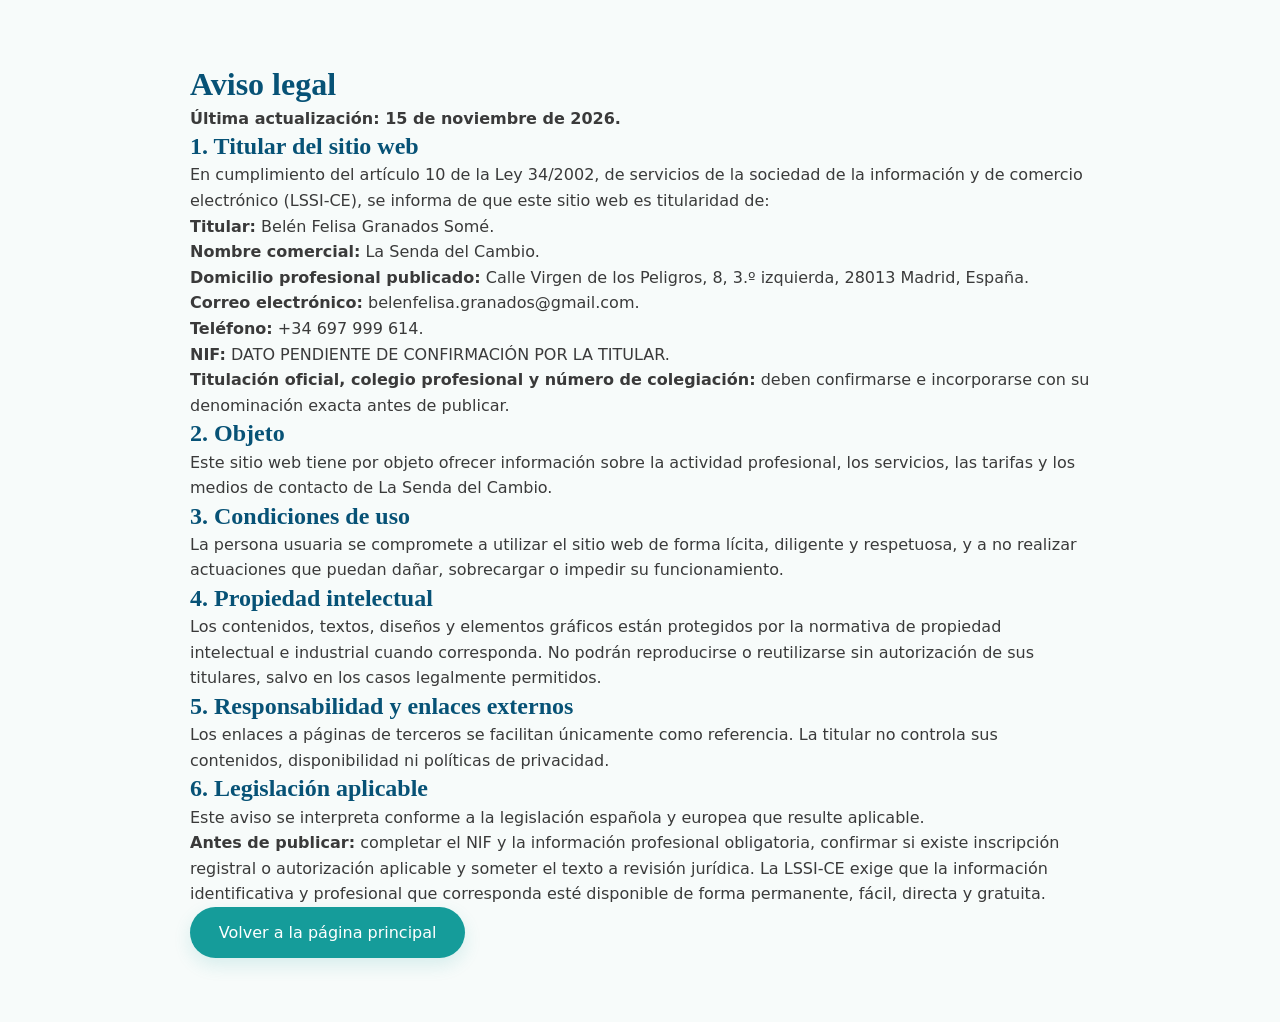
<file: pages/aviso-legal.html>
<!doctype html>
<html lang="es">
<head>
  <meta charset="utf-8"><meta name="viewport" content="width=device-width,initial-scale=1">
  <meta name="robots" content="index,follow">
  <title>Aviso legal | La Senda del Cambio</title>
  <link rel="stylesheet" href="../css/styles.css">
</head>
<body>
<main class="container" style="padding:4rem 0;max-width:900px">
  <h1>Aviso legal</h1>
  <p><strong>Última actualización: 15 de noviembre de 2026.</strong></p>
  <h2>1. Titular del sitio web</h2>
  <p>En cumplimiento del artículo 10 de la Ley 34/2002, de servicios de la sociedad de la información y de comercio electrónico (LSSI-CE), se informa de que este sitio web es titularidad de:</p>
  <ul>
    <li><strong>Titular:</strong> Belén Felisa Granados Somé.</li>
    <li><strong>Nombre comercial:</strong> La Senda del Cambio.</li>
    <li><strong>Domicilio profesional publicado:</strong> Calle Virgen de los Peligros, 8, 3.º izquierda, 28013 Madrid, España.</li>
    <li><strong>Correo electrónico:</strong> <a href="mailto:belenfelisa.granados@gmail.com">belenfelisa.granados@gmail.com</a>.</li>
    <li><strong>Teléfono:</strong> <a href="tel:+34697999614">+34 697 999 614</a>.</li>
    <li><strong>NIF:</strong> DATO PENDIENTE DE CONFIRMACIÓN POR LA TITULAR.</li>
    <li><strong>Titulación oficial, colegio profesional y número de colegiación:</strong> deben confirmarse e incorporarse con su denominación exacta antes de publicar.</li>
  </ul>
  <h2>2. Objeto</h2>
  <p>Este sitio web tiene por objeto ofrecer información sobre la actividad profesional, los servicios, las tarifas y los medios de contacto de La Senda del Cambio.</p>
  <h2>3. Condiciones de uso</h2>
  <p>La persona usuaria se compromete a utilizar el sitio web de forma lícita, diligente y respetuosa, y a no realizar actuaciones que puedan dañar, sobrecargar o impedir su funcionamiento.</p>
  <h2>4. Propiedad intelectual</h2>
  <p>Los contenidos, textos, diseños y elementos gráficos están protegidos por la normativa de propiedad intelectual e industrial cuando corresponda. No podrán reproducirse o reutilizarse sin autorización de sus titulares, salvo en los casos legalmente permitidos.</p>
  <h2>5. Responsabilidad y enlaces externos</h2>
  <p>Los enlaces a páginas de terceros se facilitan únicamente como referencia. La titular no controla sus contenidos, disponibilidad ni políticas de privacidad.</p>
  <h2>6. Legislación aplicable</h2>
  <p>Este aviso se interpreta conforme a la legislación española y europea que resulte aplicable.</p>
  <p><strong>Antes de publicar:</strong> completar el NIF y la información profesional obligatoria, confirmar si existe inscripción registral o autorización aplicable y someter el texto a revisión jurídica. La LSSI-CE exige que la información identificativa y profesional que corresponda esté disponible de forma permanente, fácil, directa y gratuita.</p>
  <p><a class="btn" href="../index.html">Volver a la página principal</a></p>
</main>
</body></html>
</file>
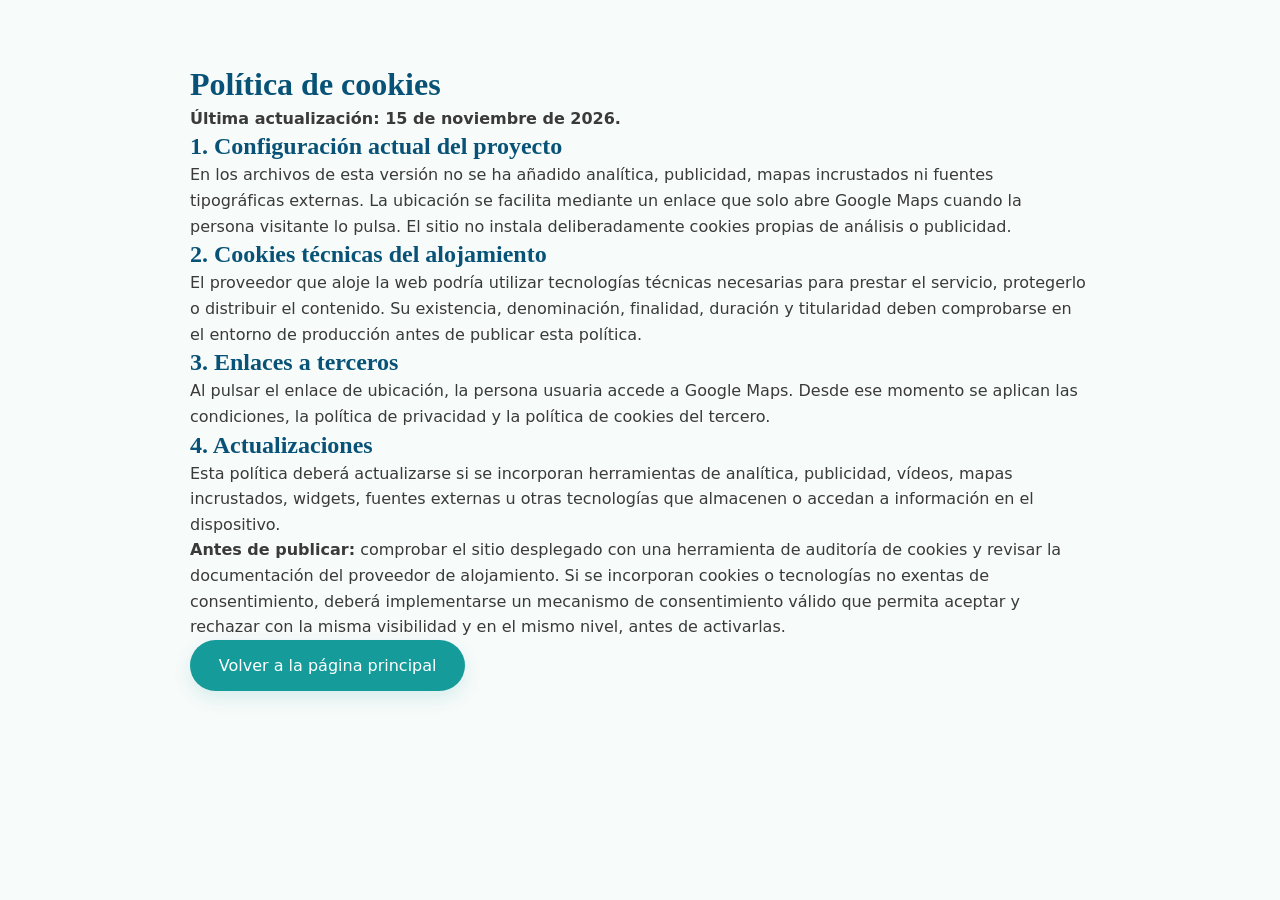
<file: pages/politica-cookies.html>
<!doctype html>
<html lang="es">
<head>
  <meta charset="utf-8"><meta name="viewport" content="width=device-width,initial-scale=1">
  <meta name="robots" content="index,follow">
  <title>Política de cookies | La Senda del Cambio</title>
  <link rel="stylesheet" href="../css/styles.css">
</head>
<body>
<main class="container" style="padding:4rem 0;max-width:900px">
  <h1>Política de cookies</h1>
  <p><strong>Última actualización: 15 de noviembre de 2026.</strong></p>
  <h2>1. Configuración actual del proyecto</h2>
  <p>En los archivos de esta versión no se ha añadido analítica, publicidad, mapas incrustados ni fuentes tipográficas externas. La ubicación se facilita mediante un enlace que solo abre Google Maps cuando la persona visitante lo pulsa. El sitio no instala deliberadamente cookies propias de análisis o publicidad.</p>
  <h2>2. Cookies técnicas del alojamiento</h2>
  <p>El proveedor que aloje la web podría utilizar tecnologías técnicas necesarias para prestar el servicio, protegerlo o distribuir el contenido. Su existencia, denominación, finalidad, duración y titularidad deben comprobarse en el entorno de producción antes de publicar esta política.</p>
  <h2>3. Enlaces a terceros</h2>
  <p>Al pulsar el enlace de ubicación, la persona usuaria accede a Google Maps. Desde ese momento se aplican las condiciones, la política de privacidad y la política de cookies del tercero.</p>
  <h2>4. Actualizaciones</h2>
  <p>Esta política deberá actualizarse si se incorporan herramientas de analítica, publicidad, vídeos, mapas incrustados, widgets, fuentes externas u otras tecnologías que almacenen o accedan a información en el dispositivo.</p>
  <p><strong>Antes de publicar:</strong> comprobar el sitio desplegado con una herramienta de auditoría de cookies y revisar la documentación del proveedor de alojamiento. Si se incorporan cookies o tecnologías no exentas de consentimiento, deberá implementarse un mecanismo de consentimiento válido que permita aceptar y rechazar con la misma visibilidad y en el mismo nivel, antes de activarlas.</p>
  <p><a class="btn" href="../index.html">Volver a la página principal</a></p>
</main>
</body></html>
</file>
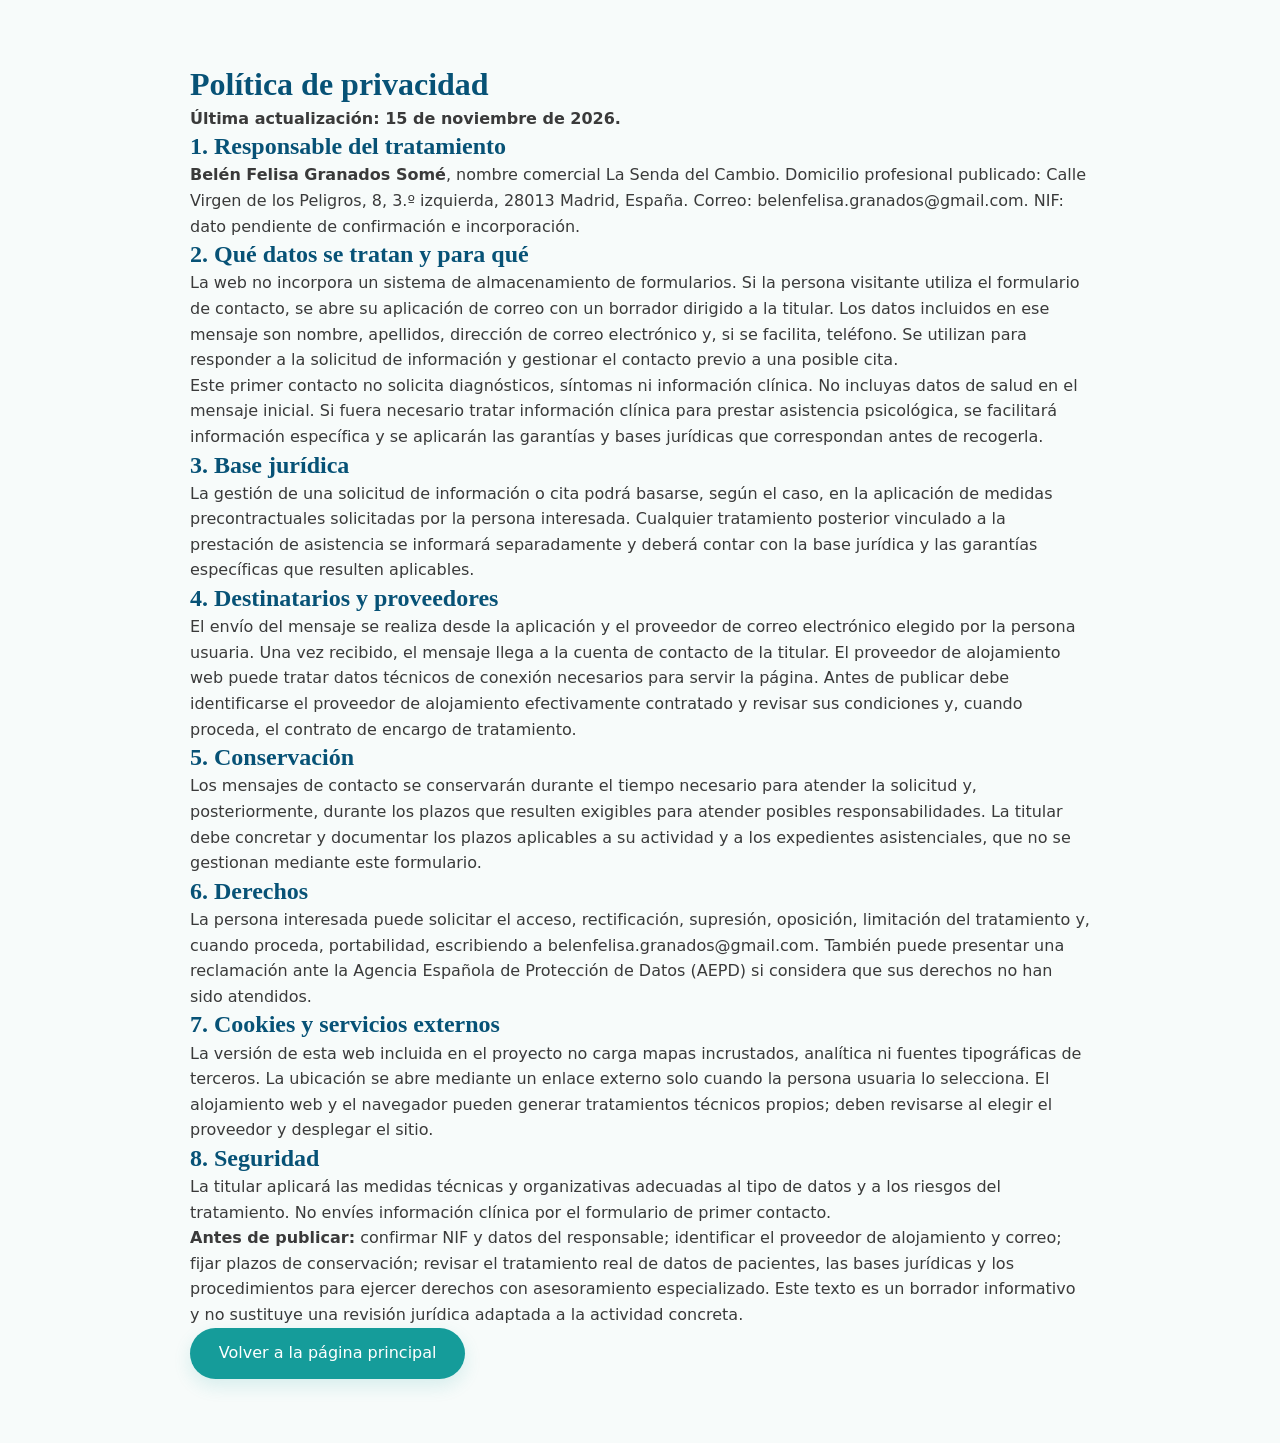
<file: pages/politica-privacidad.html>
<!doctype html>
<html lang="es">
<head>
  <meta charset="utf-8"><meta name="viewport" content="width=device-width,initial-scale=1">
  <meta name="robots" content="index,follow">
  <title>Política de privacidad | La Senda del Cambio</title>
  <link rel="stylesheet" href="../css/styles.css">
</head>
<body>
<main class="container" style="padding:4rem 0;max-width:900px">
  <h1>Política de privacidad</h1>
  <p><strong>Última actualización: 15 de noviembre de 2026.</strong></p>
  <h2>1. Responsable del tratamiento</h2>
  <p><strong>Belén Felisa Granados Somé</strong>, nombre comercial La Senda del Cambio. Domicilio profesional publicado: Calle Virgen de los Peligros, 8, 3.º izquierda, 28013 Madrid, España. Correo: <a href="mailto:belenfelisa.granados@gmail.com">belenfelisa.granados@gmail.com</a>. NIF: dato pendiente de confirmación e incorporación.</p>
  <h2>2. Qué datos se tratan y para qué</h2>
  <p>La web no incorpora un sistema de almacenamiento de formularios. Si la persona visitante utiliza el formulario de contacto, se abre su aplicación de correo con un borrador dirigido a la titular. Los datos incluidos en ese mensaje son nombre, apellidos, dirección de correo electrónico y, si se facilita, teléfono. Se utilizan para responder a la solicitud de información y gestionar el contacto previo a una posible cita.</p>
  <p>Este primer contacto no solicita diagnósticos, síntomas ni información clínica. No incluyas datos de salud en el mensaje inicial. Si fuera necesario tratar información clínica para prestar asistencia psicológica, se facilitará información específica y se aplicarán las garantías y bases jurídicas que correspondan antes de recogerla.</p>
  <h2>3. Base jurídica</h2>
  <p>La gestión de una solicitud de información o cita podrá basarse, según el caso, en la aplicación de medidas precontractuales solicitadas por la persona interesada. Cualquier tratamiento posterior vinculado a la prestación de asistencia se informará separadamente y deberá contar con la base jurídica y las garantías específicas que resulten aplicables.</p>
  <h2>4. Destinatarios y proveedores</h2>
  <p>El envío del mensaje se realiza desde la aplicación y el proveedor de correo electrónico elegido por la persona usuaria. Una vez recibido, el mensaje llega a la cuenta de contacto de la titular. El proveedor de alojamiento web puede tratar datos técnicos de conexión necesarios para servir la página. Antes de publicar debe identificarse el proveedor de alojamiento efectivamente contratado y revisar sus condiciones y, cuando proceda, el contrato de encargo de tratamiento.</p>
  <h2>5. Conservación</h2>
  <p>Los mensajes de contacto se conservarán durante el tiempo necesario para atender la solicitud y, posteriormente, durante los plazos que resulten exigibles para atender posibles responsabilidades. La titular debe concretar y documentar los plazos aplicables a su actividad y a los expedientes asistenciales, que no se gestionan mediante este formulario.</p>
  <h2>6. Derechos</h2>
  <p>La persona interesada puede solicitar el acceso, rectificación, supresión, oposición, limitación del tratamiento y, cuando proceda, portabilidad, escribiendo a <a href="mailto:belenfelisa.granados@gmail.com">belenfelisa.granados@gmail.com</a>. También puede presentar una reclamación ante la Agencia Española de Protección de Datos (AEPD) si considera que sus derechos no han sido atendidos.</p>
  <h2>7. Cookies y servicios externos</h2>
  <p>La versión de esta web incluida en el proyecto no carga mapas incrustados, analítica ni fuentes tipográficas de terceros. La ubicación se abre mediante un enlace externo solo cuando la persona usuaria lo selecciona. El alojamiento web y el navegador pueden generar tratamientos técnicos propios; deben revisarse al elegir el proveedor y desplegar el sitio.</p>
  <h2>8. Seguridad</h2>
  <p>La titular aplicará las medidas técnicas y organizativas adecuadas al tipo de datos y a los riesgos del tratamiento. No envíes información clínica por el formulario de primer contacto.</p>
  <p><strong>Antes de publicar:</strong> confirmar NIF y datos del responsable; identificar el proveedor de alojamiento y correo; fijar plazos de conservación; revisar el tratamiento real de datos de pacientes, las bases jurídicas y los procedimientos para ejercer derechos con asesoramiento especializado. Este texto es un borrador informativo y no sustituye una revisión jurídica adaptada a la actividad concreta.</p>
  <p><a class="btn" href="../index.html">Volver a la página principal</a></p>
</main>
</body></html>
</file>
<file: css/styles.css>
/* --- VARIABLES Y RESET --- */
        :root {
            --color-primary: #159c9a;
            --color-primary-dark: #075276;
            --color-secondary: #e7f5f1;
            --color-accent: #48b987;
            --color-text: #3a3a3a;
            --color-text-light: #6b6b6b;
            --color-white: #ffffff;
            --color-bg-light: #f7fbfa;
            --font-heading: Georgia, 'Times New Roman', serif;
            --font-body: system-ui, -apple-system, BlinkMacSystemFont, 'Segoe UI', sans-serif;
            --shadow: 0 10px 30px rgba(0, 0, 0, 0.05);
            --radius: 20px;
            --transition: all 0.3s ease;
        }
        * { margin: 0; padding: 0; box-sizing: border-box; }
        html { scroll-behavior: smooth; }
        body {
            font-family: var(--font-body);
            color: var(--color-text);
            background-color: var(--color-bg-light);
            line-height: 1.6;
            font-weight: 300;
        }
        h1, h2, h3, h4 {
            font-family: var(--font-heading);
            font-weight: 600;
            line-height: 1.3;
            color: var(--color-primary-dark);
        }
        a { text-decoration: none; color: inherit; }
        ul { list-style: none; }
        img { max-width: 100%; display: block; }
        .container { width: 90%; max-width: 1200px; margin: 0 auto; padding: 0 20px; }
        .section-title {
            font-size: 2.5rem; text-align: center; margin-bottom: 1rem; position: relative;
        }
        .section-title::after {
            content: ''; display: block; width: 80px; height: 3px;
            background-color: var(--color-accent); margin: 1rem auto 0; border-radius: 2px;
        }
        .section-subtitle {
            text-align: center; color: var(--color-text-light);
            max-width: 750px; margin: 0 auto 3rem; font-size: 1.1rem;
        }

        /* --- HEADER / NAV --- */
        header {
            background-color: var(--color-white);
            box-shadow: 0 2px 15px rgba(0, 0, 0, 0.03);
            position: sticky; top: 0; z-index: 100;
        }
        .header-content {
            display: flex; justify-content: space-between; align-items: center; padding: 1rem 0;
        }
        .logo {
            font-family: var(--font-heading); font-size: 1.5rem; font-weight: 600;
            color: var(--color-primary-dark); letter-spacing: 0.5px;
        }
        .logo span { color: var(--color-accent); }
        nav ul { display: flex; gap: 1rem; flex-wrap: wrap; }
        nav a {
            font-weight: 400; font-size: 0.85rem; color: var(--color-text);
            transition: var(--transition); position: relative;
        }
        nav a::after {
            content: ''; position: absolute; bottom: -5px; left: 0; width: 0; height: 2px;
            background-color: var(--color-accent); transition: var(--transition);
        }
        nav a:hover::after { width: 100%; }
        nav a:hover { color: var(--color-primary-dark); }

        .btn {
            display: inline-block; background-color: var(--color-primary); color: var(--color-white);
            padding: 0.8rem 1.8rem; border-radius: 50px; font-weight: 400;
            transition: var(--transition); border: none; cursor: pointer; font-size: 1rem;
        }
        .btn:hover {
            background-color: var(--color-primary-dark); transform: translateY(-2px);
            box-shadow: 0 5px 15px rgba(106, 140, 175, 0.3);
        }
        .btn-outline {
            background-color: transparent; border: 2px solid var(--color-primary); color: var(--color-primary);
        }
        .btn-outline:hover { background-color: var(--color-primary); color: var(--color-white); }

        /* --- HERO --- */
        .hero {
            background: linear-gradient(135deg, var(--color-secondary) 0%, #fdfbf9 100%);
            padding: 5rem 0; text-align: center;
        }
        .hero h1 { font-size: 3.5rem; margin-bottom: 1rem; color: var(--color-primary-dark); }
        .hero p { font-size: 1.2rem; color: var(--color-text-light); max-width: 700px; margin: 0 auto 2rem; }
        .hero .btn { margin-top: 1rem; }
        .cita-hero {
            font-family: var(--font-heading); font-style: italic; font-size: 1.15rem;
            color: var(--color-primary-dark); max-width: 800px; margin: 0 auto 2.5rem;
            padding: 1.5rem 2rem; border-left: 4px solid var(--color-accent); border-right: 4px solid var(--color-accent);
            background-color: rgba(255,255,255,0.5); border-radius: 8px; line-height: 1.8;
        }
        .cita-hero .autor {
            display: block; margin-top: 0.8rem; font-size: 0.95rem; font-style: normal;
            font-weight: 700; color: var(--color-accent); letter-spacing: 1px;
        }

        /* --- CUÁNDO RECIBIR ATENCIÓN --- */
        .cuando-atencion { padding: 5rem 0; background-color: var(--color-white); }
        .cuando-atencion .intro {
            font-size: 1.15rem; color: var(--color-text-light); max-width: 850px;
            margin: 0 auto 2.5rem; text-align: center; line-height: 1.8;
        }
        .cuando-atencion .intro strong { color: var(--color-primary-dark); }
        .cuando-grid {
            display: grid; grid-template-columns: repeat(auto-fit, minmax(280px, 1fr));
            gap: 2rem; margin-bottom: 2.5rem;
        }
        .cuando-item {
            background: var(--color-bg-light); border-radius: var(--radius); padding: 2rem;
            box-shadow: var(--shadow); transition: var(--transition); border-top: 4px solid var(--color-accent);
        }
        .cuando-item:hover { transform: translateY(-5px); box-shadow: 0 15px 40px rgba(0, 0, 0, 0.08); }
        .cuando-item .icono { font-size: 2rem; margin-bottom: 1rem; display: block; }
        .cuando-item h3 { font-size: 1.3rem; margin-bottom: 0.8rem; }
        .cuando-item p { color: var(--color-text-light); font-size: 1rem; line-height: 1.7; }
        .cuando-texto-largo {
            max-width: 900px; margin: 0 auto; font-size: 1.05rem; color: var(--color-text-light); line-height: 1.9;
        }
        .cuando-texto-largo p { margin-bottom: 1.5rem; }
        .cuando-texto-largo strong { color: var(--color-primary-dark); font-weight: 700; }
        .cuando-texto-largo .destacado {
            font-family: var(--font-heading); font-size: 1.3rem; color: var(--color-primary-dark);
            font-style: italic; text-align: center; padding: 1.5rem;
            background: var(--color-secondary); border-radius: var(--radius); margin: 2rem 0; line-height: 1.6;
        }

        /* --- CENTROS --- */
        .centros { padding: 5rem 0; background-color: var(--color-bg-light); }
        .centros-grid {
            display: grid; grid-template-columns: 1fr 1fr; gap: 2rem; margin-top: 2rem;
        }
        .centro-card {
            background: var(--color-white); border-radius: var(--radius); padding: 2rem;
            box-shadow: var(--shadow); transition: var(--transition);
            display: flex; flex-direction: column;
        }
        .centro-card:hover { transform: translateY(-5px); box-shadow: 0 15px 40px rgba(0, 0, 0, 0.08); }
        .centro-card h3 { font-size: 1.6rem; margin-bottom: 0.5rem; }
        .centro-card .subtitulo-centro {
            font-size: 0.95rem; color: var(--color-accent); font-weight: 700;
            letter-spacing: 0.5px; margin-bottom: 1rem;
        }
        .centro-card .ubicacion {
            font-weight: 400; color: var(--color-primary); margin-bottom: 1rem;
            display: flex; align-items: center; gap: 0.5rem;
        }
        .centro-card .direccion { color: var(--color-text-light); margin-bottom: 1.5rem; font-size: 1rem; }
        .mapa-real iframe {
            display: block;
            border-radius: 12px;
        }
        .online-icon { display: flex; align-items: center; gap: 1rem; margin-bottom: 1rem; }
        .online-icon svg { width: 40px; height: 40px; color: var(--color-primary); }
        .centro-card .nota {
            font-size: 0.9rem; color: var(--color-text-light); font-style: italic;
            margin-top: 1rem; padding-top: 1rem; border-top: 1px solid #eaeaea;
        }
        .link-more {
            color: var(--color-primary); font-weight: 400; display: inline-flex;
            align-items: center; gap: 0.3rem; transition: var(--transition); margin-top: auto;
        }
        .link-more:hover { gap: 0.6rem; }

        /* --- SOBRE MÍ --- */
        .sobre-mi { padding: 5rem 0; background-color: var(--color-white); }
        .sobre-mi-content {
            display: flex; align-items: flex-start; gap: 4rem; margin-bottom: 3rem;
        }
        .sobre-mi-texto { flex: 2; }
        .sobre-mi-texto h2 { font-size: 2.5rem; margin-bottom: 1.5rem; text-align: left; }
        .sobre-mi-texto h2::after { margin: 1rem 0 0; }
        .sobre-mi-texto p {
            font-size: 1.05rem; color: var(--color-text-light); margin-bottom: 1.3rem; line-height: 1.8;
        }
        .sobre-mi-texto .nombre-psicologa {
            font-family: var(--font-heading); font-size: 1.5rem; color: var(--color-primary-dark); margin-bottom: 0.5rem;
        }
        .sobre-mi-texto .colegiacion {
            font-size: 0.95rem; color: var(--color-accent); font-weight: 700; letter-spacing: 0.5px;
            margin-bottom: 1.5rem; display: inline-block; padding: 0.3rem 1rem;
            background-color: var(--color-secondary); border-radius: 50px;
        }

        /* --- FOTO SOBRE MÍ --- */
        .sobre-mi-imagen {
            flex: 1;
            border-radius: var(--radius);
            height: 480px;
            box-shadow: var(--shadow);
            position: relative;
            overflow: hidden;
            background-color: var(--color-secondary);
        }
        .sobre-mi-imagen img {
            width: 100%;
            height: 100%;
            object-fit: cover;
            object-position: center top;
            display: block;
            transition: transform 0.6s ease;
        }
        .sobre-mi-imagen:hover img {
            transform: scale(1.03);
        }

        /* --- TRAYECTORIA --- */
        .trayectoria { padding: 5rem 0; background-color: var(--color-bg-light); }
        .trayectoria .intro-bio {
            max-width: 900px; margin: 0 auto 3rem; font-size: 1.08rem;
            color: var(--color-text-light); line-height: 1.9;
        }
        .trayectoria .intro-bio p { margin-bottom: 1.4rem; }
        .trayectoria .intro-bio strong { color: var(--color-primary-dark); }
        .trayectoria-grid {
            display: grid; grid-template-columns: 1fr 1fr; gap: 2.5rem; max-width: 1100px; margin: 0 auto;
        }
        .trayectoria-col h3 {
            font-size: 1.6rem; margin-bottom: 1.5rem; padding-bottom: 0.8rem;
            border-bottom: 2px solid var(--color-accent); display: inline-block;
        }
        .trayectoria-col ul { margin-top: 0.5rem; }
        .trayectoria-col li {
            position: relative; padding-left: 1.8rem; margin-bottom: 1rem;
            font-size: 1rem; color: var(--color-text-light); line-height: 1.6;
        }
        .trayectoria-col li::before {
            content: '✦'; position: absolute; left: 0; top: 0; color: var(--color-accent); font-size: 1rem;
        }

        /* Acordeón nativo */
        details.acordeon {
            background: var(--color-white); border-radius: 12px; margin-bottom: 1rem;
            box-shadow: var(--shadow); overflow: hidden; transition: var(--transition);
        }
        details.acordeon summary {
            padding: 1.2rem 1.5rem; cursor: pointer; font-family: var(--font-heading);
            font-size: 1.15rem; color: var(--color-primary-dark); font-weight: 600;
            list-style: none; display: flex; justify-content: space-between; align-items: center;
            transition: var(--transition);
        }
        details.acordeon summary::-webkit-details-marker { display: none; }
        details.acordeon summary::after {
            content: '+'; font-size: 1.6rem; color: var(--color-accent); transition: var(--transition); line-height: 1;
        }
        details.acordeon[open] summary::after { content: '−'; }
        details.acordeon summary:hover { background-color: var(--color-secondary); }
        details.acordeon .acordeon-content {
            padding: 0 1.5rem 1.5rem; color: var(--color-text-light); font-size: 1rem;
        }
        details.acordeon .acordeon-content ul { margin-top: 0.5rem; }
        details.acordeon .acordeon-content li {
            position: relative; padding-left: 1.5rem; margin-bottom: 0.7rem; line-height: 1.6;
        }
        details.acordeon .acordeon-content li::before {
            content: '•'; position: absolute; left: 0; color: var(--color-primary); font-weight: 700;
        }

        /* --- METODOLOGÍA --- */
        .metodologia { padding: 5rem 0; background-color: var(--color-white); }
        .metodologia .intro-metodo {
            max-width: 900px; margin: 0 auto 3rem; font-size: 1.1rem;
            color: var(--color-text-light); line-height: 1.9; text-align: center;
        }
        .metodologia .intro-metodo strong { color: var(--color-primary-dark); }
        .metodo-bloque { max-width: 1000px; margin: 0 auto 3.5rem; }
        .metodo-bloque h3.bloque-titulo {
            font-size: 1.9rem; margin-bottom: 0.5rem; text-align: center;
        }
        .metodo-bloque .bloque-sub {
            text-align: center; color: var(--color-text-light); font-size: 1rem;
            margin-bottom: 2rem; font-style: italic;
        }
        .tecnicas-grid {
            display: grid; grid-template-columns: repeat(auto-fit, minmax(260px, 1fr));
            gap: 1.2rem; margin-bottom: 2.5rem;
        }
        .tecnica-item {
            background: var(--color-bg-light); border-radius: 12px; padding: 1.2rem 1.4rem;
            display: flex; align-items: flex-start; gap: 0.8rem;
            border-left: 4px solid var(--color-accent); transition: var(--transition);
        }
        .tecnica-item:hover { transform: translateX(4px); box-shadow: var(--shadow); }
        .tecnica-item .check { color: var(--color-primary); font-weight: 700; font-size: 1.1rem; line-height: 1.4; }
        .tecnica-item span.texto { color: var(--color-text); font-size: 0.98rem; line-height: 1.5; }
        .cita-bacon {
            font-family: var(--font-heading); font-style: italic; font-size: 1.25rem;
            color: var(--color-primary-dark); text-align: center;
            padding: 2rem 1.5rem; margin: 2rem auto;
            background: var(--color-secondary); border-radius: var(--radius);
            max-width: 800px; line-height: 1.7; position: relative;
        }
        .cita-bacon::before {
            content: '“'; font-size: 4rem; color: var(--color-accent);
            position: absolute; top: -0.5rem; left: 1rem; opacity: 0.4; font-family: serif;
        }
        .cita-bacon .autor-cita {
            display: block; margin-top: 1rem; font-size: 0.95rem; font-style: normal;
            font-weight: 700; color: var(--color-accent); letter-spacing: 1px;
        }

        /* --- DUDAS / FAQ --- */
        .dudas { padding: 5rem 0; background-color: var(--color-bg-light); }
        .dudas .intro-faq {
            max-width: 850px; margin: 0 auto 3rem; text-align: center;
            font-size: 1.1rem; color: var(--color-text-light); line-height: 1.9;
        }
        .dudas .intro-faq strong { color: var(--color-primary-dark); }
        .faq-lista { max-width: 850px; margin: 0 auto; }
        .faq-lista details.acordeon summary { font-size: 1.1rem; }
        .faq-lista details.acordeon .acordeon-content p { margin-bottom: 1rem; line-height: 1.8; }
        .faq-lista details.acordeon .acordeon-content p:last-child { margin-bottom: 0; }
        .faq-lista details.acordeon .acordeon-content strong {
            color: var(--color-primary-dark); font-weight: 700;
        }
        .faq-cta {
            max-width: 850px; margin: 2.5rem auto 0; text-align: center;
            font-size: 1.05rem; color: var(--color-text-light); line-height: 1.8;
        }
        .faq-cta a {
            color: var(--color-primary); text-decoration: underline; text-underline-offset: 3px;
        }

        /* --- SERVICIOS --- */
        .servicios { padding: 5rem 0; background-color: var(--color-white); }
        .sugerencia-box {
            max-width: 950px; margin: 0 auto 3rem;
            background: var(--color-bg-light); border-radius: var(--radius);
            padding: 2.5rem; box-shadow: var(--shadow);
            border-left: 6px solid var(--color-accent);
        }
        .sugerencia-box h3 { font-size: 1.6rem; margin-bottom: 1rem; }
        .sugerencia-box p {
            font-size: 1.05rem; color: var(--color-text-light); line-height: 1.8; margin-bottom: 1rem;
        }
        .sugerencia-box p:last-child { margin-bottom: 0; }
        .sugerencia-box strong { color: var(--color-primary-dark); }
        .enlaces-rapidos {
            display: flex; flex-wrap: wrap; gap: 1rem; justify-content: center;
            max-width: 950px; margin: 0 auto 3.5rem;
        }
        .enlaces-rapidos .btn { font-size: 0.95rem; }
        .areas-titulo { text-align: center; font-size: 2rem; margin-bottom: 0.5rem; }
        .areas-sub {
            text-align: center; color: var(--color-text-light); margin-bottom: 2.5rem; font-style: italic;
        }
        .areas-grid {
            display: grid; grid-template-columns: repeat(auto-fit, minmax(320px, 1fr));
            gap: 1.5rem; max-width: 1100px; margin: 0 auto;
        }

        /* --- PRECIOS --- */
        .precios { padding: 5rem 0; background-color: var(--color-bg-light); }
        .precios .intro-precios {
            max-width: 850px; margin: 0 auto 3rem; text-align: center;
            font-size: 1.1rem; color: var(--color-text-light); line-height: 1.9;
        }
        .precios .intro-precios strong { color: var(--color-primary-dark); }

        .tarjetas-precios {
            display: grid; grid-template-columns: 1fr 1fr; gap: 2rem;
            max-width: 900px; margin: 0 auto 3rem;
        }
        .tarjeta-precio {
            background: var(--color-white); border-radius: var(--radius);
            padding: 2.5rem 2rem; box-shadow: var(--shadow);
            text-align: center; transition: var(--transition);
            border-top: 6px solid var(--color-accent);
            display: flex; flex-direction: column;
        }
        .tarjeta-precio:hover {
            transform: translateY(-5px); box-shadow: 0 15px 40px rgba(0, 0, 0, 0.08);
        }
        .tarjeta-precio h3 { font-size: 1.5rem; margin-bottom: 0.5rem; }
        .tarjeta-precio .duracion {
            font-size: 0.95rem; color: var(--color-text-light);
            margin-bottom: 1.2rem; font-style: italic;
        }
        .tarjeta-precio .precio {
            font-family: var(--font-heading); font-size: 2.8rem;
            font-weight: 700; color: var(--color-primary-dark);
            margin-bottom: 1rem; line-height: 1;
        }
        .tarjeta-precio .precio small {
            font-size: 1rem; font-weight: 400; color: var(--color-text-light);
        }
        .tarjeta-precio .detalles {
            font-size: 0.98rem; color: var(--color-text-light);
            margin-bottom: 1.5rem; line-height: 1.7; text-align: left;
            flex-grow: 1;
        }
        .tarjeta-precio .detalles li {
            position: relative; padding-left: 1.5rem; margin-bottom: 0.5rem;
        }
        .tarjeta-precio .detalles li::before {
            content: '✓'; position: absolute; left: 0;
            color: var(--color-primary); font-weight: 700;
        }
        .tarjeta-precio .btn { margin-top: auto; }

        .condiciones-box {
            max-width: 950px; margin: 0 auto 3rem;
            background: var(--color-white); border-radius: var(--radius);
            padding: 2.5rem; box-shadow: var(--shadow);
            border-left: 6px solid var(--color-accent);
        }
        .condiciones-box h3 { font-size: 1.5rem; margin-bottom: 1.2rem; }
        .condiciones-box ul { margin-top: 0.5rem; }
        .condiciones-box li {
            position: relative; padding-left: 1.6rem; margin-bottom: 0.9rem;
            font-size: 1rem; color: var(--color-text-light); line-height: 1.7;
        }
        .condiciones-box li::before {
            content: '•'; position: absolute; left: 0; top: 0;
            color: var(--color-primary); font-weight: 700; font-size: 1.1rem;
        }
        .condiciones-box strong { color: var(--color-primary-dark); }
        .condiciones-box a {
            color: var(--color-primary); text-decoration: underline; text-underline-offset: 3px;
        }

        .precios-sub { max-width: 900px; margin: 0 auto; }
        .precios-sub h3.sub-titulo {
            font-size: 1.6rem; margin-bottom: 1.5rem; text-align: center;
        }

        /* --- CITA PREVIA --- */
        .cita-previa { padding: 5rem 0; background-color: var(--color-white); }
        .cita-intro {
            max-width: 850px; margin: 0 auto 3rem; text-align: center;
            font-size: 1.1rem; color: var(--color-text-light); line-height: 1.9;
        }
        .cita-intro strong { color: var(--color-primary-dark); }
        .cita-intro .enlaces-cita {
            margin-top: 1.5rem; display: flex; flex-wrap: wrap; gap: 1rem; justify-content: center;
        }
        .cita-intro .enlaces-cita a {
            color: var(--color-primary); text-decoration: underline; text-underline-offset: 3px;
            font-weight: 400;
        }

        .form-cita {
            max-width: 750px; margin: 0 auto; background: var(--color-bg-light);
            padding: 2.5rem; border-radius: var(--radius); box-shadow: var(--shadow);
        }
        .form-cita .obligatorio {
            font-size: 0.9rem; color: var(--color-text-light); margin-bottom: 1.5rem;
            font-style: italic;
        }
        .form-group { margin-bottom: 1.3rem; }
        .form-group label {
            display: block; font-weight: 400; font-size: 1rem;
            margin-bottom: 0.4rem; color: var(--color-text);
        }
        .form-group label .req { color: #c0392b; font-weight: 700; }
        .form-group input[type="text"],
        .form-group input[type="email"],
        .form-group input[type="tel"],
        .form-group select,
        .form-group textarea {
            width: 100%; padding: 0.8rem 1rem; border: 1.5px solid #d8dde2;
            border-radius: 10px; font-family: var(--font-body); font-size: 1rem;
            color: var(--color-text); background: var(--color-white);
            transition: var(--transition);
        }
        .form-group input:focus,
        .form-group select:focus,
        .form-group textarea:focus {
            outline: none; border-color: var(--color-primary);
            box-shadow: 0 0 0 3px rgba(106, 140, 175, 0.15);
        }
        .form-group textarea { resize: vertical; min-height: 100px; }
        .form-group .contador {
            display: block; text-align: right; font-size: 0.85rem;
            color: var(--color-text-light); margin-top: 0.3rem;
        }
        .form-group .contador.alerta { color: #c0392b; }
        .form-group-inline {
            display: flex; align-items: flex-start; gap: 0.6rem;
            margin-bottom: 1.3rem; font-size: 0.95rem; color: var(--color-text-light);
        }
        .form-group-inline input[type="checkbox"] {
            margin-top: 0.25rem; width: 18px; height: 18px; flex-shrink: 0;
            accent-color: var(--color-primary);
        }
        .form-group-inline label { font-weight: 400; line-height: 1.5; }
        .form-group-inline a {
            color: var(--color-primary); text-decoration: underline; text-underline-offset: 3px;
        }

        .hp-field {
            position: absolute; left: -9999px; top: auto;
            width: 1px; height: 1px; overflow: hidden;
        }

        .legal-text {
            font-size: 0.82rem; color: var(--color-text-light); line-height: 1.7;
            background: rgba(255,255,255,0.6); padding: 1rem 1.2rem;
            border-radius: 10px; margin-bottom: 1.5rem; border-left: 3px solid var(--color-accent);
        }
        .legal-text strong { color: var(--color-primary-dark); }
        .legal-text a { color: var(--color-primary); text-decoration: underline; text-underline-offset: 2px; }

        .form-cita .btn-enviar {
            width: 100%; padding: 1rem; font-size: 1.1rem; font-weight: 700;
        }
        .form-aviso-exito {
            display: none; background: #d4edda; color: #155724;
            padding: 1rem 1.2rem; border-radius: 10px; margin-bottom: 1.5rem;
            border-left: 4px solid #28a745; font-size: 0.95rem;
        }
        .form-aviso-exito.visible { display: block; }

        /* --- CONTACTO --- */
        .contacto {
            padding: 5rem 0;
            background: linear-gradient(135deg, var(--color-primary) 0%, var(--color-primary-dark) 100%);
            color: var(--color-white);
        }
        .contacto .section-title { color: var(--color-white); }
        .contacto .section-title::after { background-color: var(--color-secondary); }
        .contacto-intro {
            text-align: center; font-size: 1.15rem; margin-bottom: 3rem;
            max-width: 750px; margin-left: auto; margin-right: auto; opacity: 0.95;
        }

        .contacto-grid {
            display: grid; grid-template-columns: 1fr 1fr; gap: 2rem;
            max-width: 1100px; margin: 0 auto 3rem;
        }
        .contacto-card {
            background: rgba(255,255,255,0.1);
            border: 1px solid rgba(255,255,255,0.2);
            border-radius: var(--radius);
            padding: 2rem;
            backdrop-filter: blur(5px);
            transition: var(--transition);
        }
        .contacto-card:hover {
            background: rgba(255,255,255,0.15);
            transform: translateY(-3px);
        }
        .contacto-card h3 {
            color: var(--color-white); font-size: 1.4rem;
            margin-bottom: 1.2rem; display: flex; align-items: center; gap: 0.6rem;
        }
        .contacto-card h3 .icono-contacto { font-size: 1.3rem; line-height: 1; }
        .contacto-card p, .contacto-card li {
            color: rgba(255,255,255,0.95); font-size: 1rem; line-height: 1.8;
        }
        .contacto-card ul li {
            position: relative; padding-left: 1.4rem; margin-bottom: 0.5rem;
        }
        .contacto-card ul li::before {
            content: '•'; position: absolute; left: 0;
            color: var(--color-secondary); font-weight: 700;
        }
        .contacto-card a {
            color: var(--color-white); text-decoration: underline; text-underline-offset: 3px;
            transition: var(--transition);
        }
        .contacto-card a:hover { color: var(--color-secondary); }
        .contacto-card .btn-contacto {
            display: inline-block; margin-top: 1rem;
            background: var(--color-white); color: var(--color-primary-dark);
            padding: 0.7rem 1.5rem; border-radius: 50px; font-weight: 700;
            font-size: 0.95rem; transition: var(--transition);
        }
        .contacto-card .btn-contacto:hover {
            background: var(--color-secondary); transform: translateY(-2px);
        }

        .transporte-lista { display: flex; flex-direction: column; gap: 1rem; }
        .transporte-item { display: flex; align-items: flex-start; gap: 0.8rem; }
        .transporte-item .transporte-icono { font-size: 1.3rem; line-height: 1.4; }
        .transporte-item strong { color: var(--color-secondary); font-weight: 700; }

        .contacto-cta { text-align: center; margin-top: 2rem; }
        .contacto-cta .btn {
            background-color: var(--color-white); color: var(--color-primary-dark);
            font-weight: 700; padding: 1rem 2.5rem; font-size: 1.1rem;
        }
        .contacto-cta .btn:hover { background-color: var(--color-secondary); transform: translateY(-3px); }

        /* --- FOOTER --- */
        footer { background-color: #2c3e50; color: #ecf0f1; padding: 3rem 0 1.5rem; }
        .footer-content {
            display: grid; grid-template-columns: repeat(auto-fit, minmax(200px, 1fr));
            gap: 2rem; margin-bottom: 2rem;
        }
        .footer-col h4 {
            color: var(--color-secondary); font-family: var(--font-heading);
            font-size: 1.2rem; margin-bottom: 1rem;
        }
        .footer-col p, .footer-col a {
            color: #bdc3c7; font-size: 0.9rem; line-height: 1.8; transition: var(--transition);
        }
        .footer-col a:hover { color: var(--color-secondary); }
        .footer-bottom {
            text-align: center; padding-top: 1.5rem; border-top: 1px solid #3e4f5f;
            font-size: 0.85rem; color: #7f8c8d;
        }

        /* --- RESPONSIVE --- */
        @media (max-width: 900px) {
            .centros-grid { grid-template-columns: 1fr; }
            .sobre-mi-content { flex-direction: column; gap: 2rem; }
            .sobre-mi-imagen { width: 100%; height: 420px; }
            .hero h1 { font-size: 2.5rem; }
            .trayectoria-grid { grid-template-columns: 1fr; }
            .tarjetas-precios { grid-template-columns: 1fr; }
            .contacto-grid { grid-template-columns: 1fr; }
        }
        @media (max-width: 768px) {
            .header-content { flex-direction: column; gap: 1rem; }
            nav ul { gap: 0.7rem; justify-content: center; }
            .hero h1 { font-size: 2rem; }
            .section-title { font-size: 2rem; }
            .cita-hero { font-size: 1rem; padding: 1rem 1.2rem; }
            .metodo-bloque h3.bloque-titulo { font-size: 1.5rem; }
            .form-cita { padding: 1.5rem; }
            .tarjeta-precio { padding: 2rem 1.5rem; }
        }
    

/* --- MEJORAS DE IDENTIDAD, ACCESIBILIDAD Y RESPONSIVE --- */
:root {
    --shadow: 0 14px 40px rgba(7, 82, 118, .08);
    --radius: 18px;
    --transition: 220ms ease;
}
body { -webkit-font-smoothing: antialiased; }
.container { width: min(100% - 2.5rem, 1180px); padding-inline: 0; }
section[id] { scroll-margin-top: 105px; }
a:focus-visible, button:focus-visible, input:focus-visible,
select:focus-visible, textarea:focus-visible, summary:focus-visible {
    outline: 3px solid #48b987;
    outline-offset: 3px;
}
.header-content { gap: 1.5rem; min-height: 76px; }
.logo { font-family: var(--font-body); font-size: clamp(1.25rem, 1.45vw, 1.38rem); font-weight: 750; letter-spacing: -.025em; white-space: nowrap; }
.logo span { color: var(--color-primary); }
nav ul { gap: clamp(.55rem, 1.2vw, 1.15rem); justify-content: flex-end; }
nav a { font-size: .82rem; white-space: nowrap; }
.menu-toggle {
    display: none; border: 1px solid #d9e8e5; background: #fff; color: var(--color-primary-dark);
    border-radius: 12px; padding: .65rem .9rem; font: inherit; cursor: pointer;
}
.hero {
    padding: clamp(3rem, 7vw, 5.5rem) 0;
    background:
      radial-gradient(ellipse at 50% 0%, rgba(72,185,135,.12), transparent 55%),
      linear-gradient(135deg, #f1faf7 0%, #fbfdfc 55%, #eef8f8 100%);
}
.hero-brand {
    width: min(100%, 560px); height: auto; margin: 0 auto 1.1rem;
    object-fit: contain; mix-blend-mode: multiply;
}
.hero h1 { font-family: var(--font-body); font-size: clamp(2rem, 4vw, 3.2rem); font-weight: 600; letter-spacing: -.035em; }
.hero p { max-width: 720px; font-size: 1.13rem; }
.hero .btn { margin-top: .4rem; }
.cita-hero { border-left-color: var(--color-primary); border-right-color: var(--color-primary); }
.btn { box-shadow: 0 7px 18px rgba(21,156,154,.14); }
.btn:hover { box-shadow: 0 9px 22px rgba(21,156,154,.2); }
.section-title { letter-spacing: -.025em; }
.cuando-item, .centro-card, .tarjeta-precio, .sugerencia-box, .condiciones-box, .form-cita {
    border: 1px solid rgba(7,82,118,.06);
}
.sobre-mi-imagen { min-height: 420px; }
.mapa-real iframe { width: 100%; }
.form-cita { background: #f8fbfa; }
.form-group input, .form-group select, .form-group textarea { min-height: 48px; }
.form-group textarea { min-height: 120px; }
footer { background: #073e59; }
.footer-bottom { line-height: 1.8; }
.skip-link {
    position: absolute; left: 1rem; top: -5rem; z-index: 1000;
    background: #fff; color: #073e59; padding: .8rem 1rem; border-radius: 8px;
}
.skip-link:focus { top: 1rem; }
@media (max-width: 1050px) {
    .header-content { flex-wrap: wrap; }
    nav { width: 100%; }
    nav ul { justify-content: center; }
}
@media (max-width: 768px) {
    .container { width: min(100% - 2rem, 1180px); }
    .header-content { flex-direction: row; flex-wrap: wrap; gap: .75rem; padding: .8rem 0; }
    .logo { font-size: 1.2rem; }
    .menu-toggle { display: inline-flex; align-items: center; gap: .5rem; }
    nav { display: none; width: 100%; }
    nav.is-open { display: block; }
    nav ul { display: grid; grid-template-columns: repeat(2, minmax(0, 1fr)); gap: .25rem .8rem; padding: .5rem 0 .8rem; }
    nav a { display: block; padding: .55rem .2rem; font-size: .9rem; white-space: normal; }
    nav a::after { display: none; }
    .hero { padding: 2.7rem 0 3.5rem; }
    .hero-brand { width: min(100%, 430px); margin-bottom: .4rem; }
    .hero h1 { font-size: clamp(1.85rem, 8vw, 2.5rem); }
    .hero p { font-size: 1.05rem; }
    .sobre-mi-imagen { height: 380px; min-height: 0; }
    .section-title { font-size: clamp(1.8rem, 7vw, 2.25rem); }
}
@media (prefers-reduced-motion: reduce) {
    *, *::before, *::after { scroll-behavior: auto !important; transition-duration: .01ms !important; animation-duration: .01ms !important; }
}


/* Ajustes de publicación: legibilidad del formulario y mapa externo */
.hero-lead { max-width: 720px; margin: 1rem auto 1.6rem; color: var(--color-text-light); font-size: 1.12rem; }
.mapa-enlace { margin-top: 1.2rem; }
.form-nota { margin-top: 1rem; color: var(--color-text-light); font-size: .92rem; }
.form-cita input:focus-visible, .form-cita select:focus-visible, .form-cita textarea:focus-visible, .form-cita button:focus-visible { outline: 3px solid var(--color-accent); outline-offset: 3px; }
</file>
